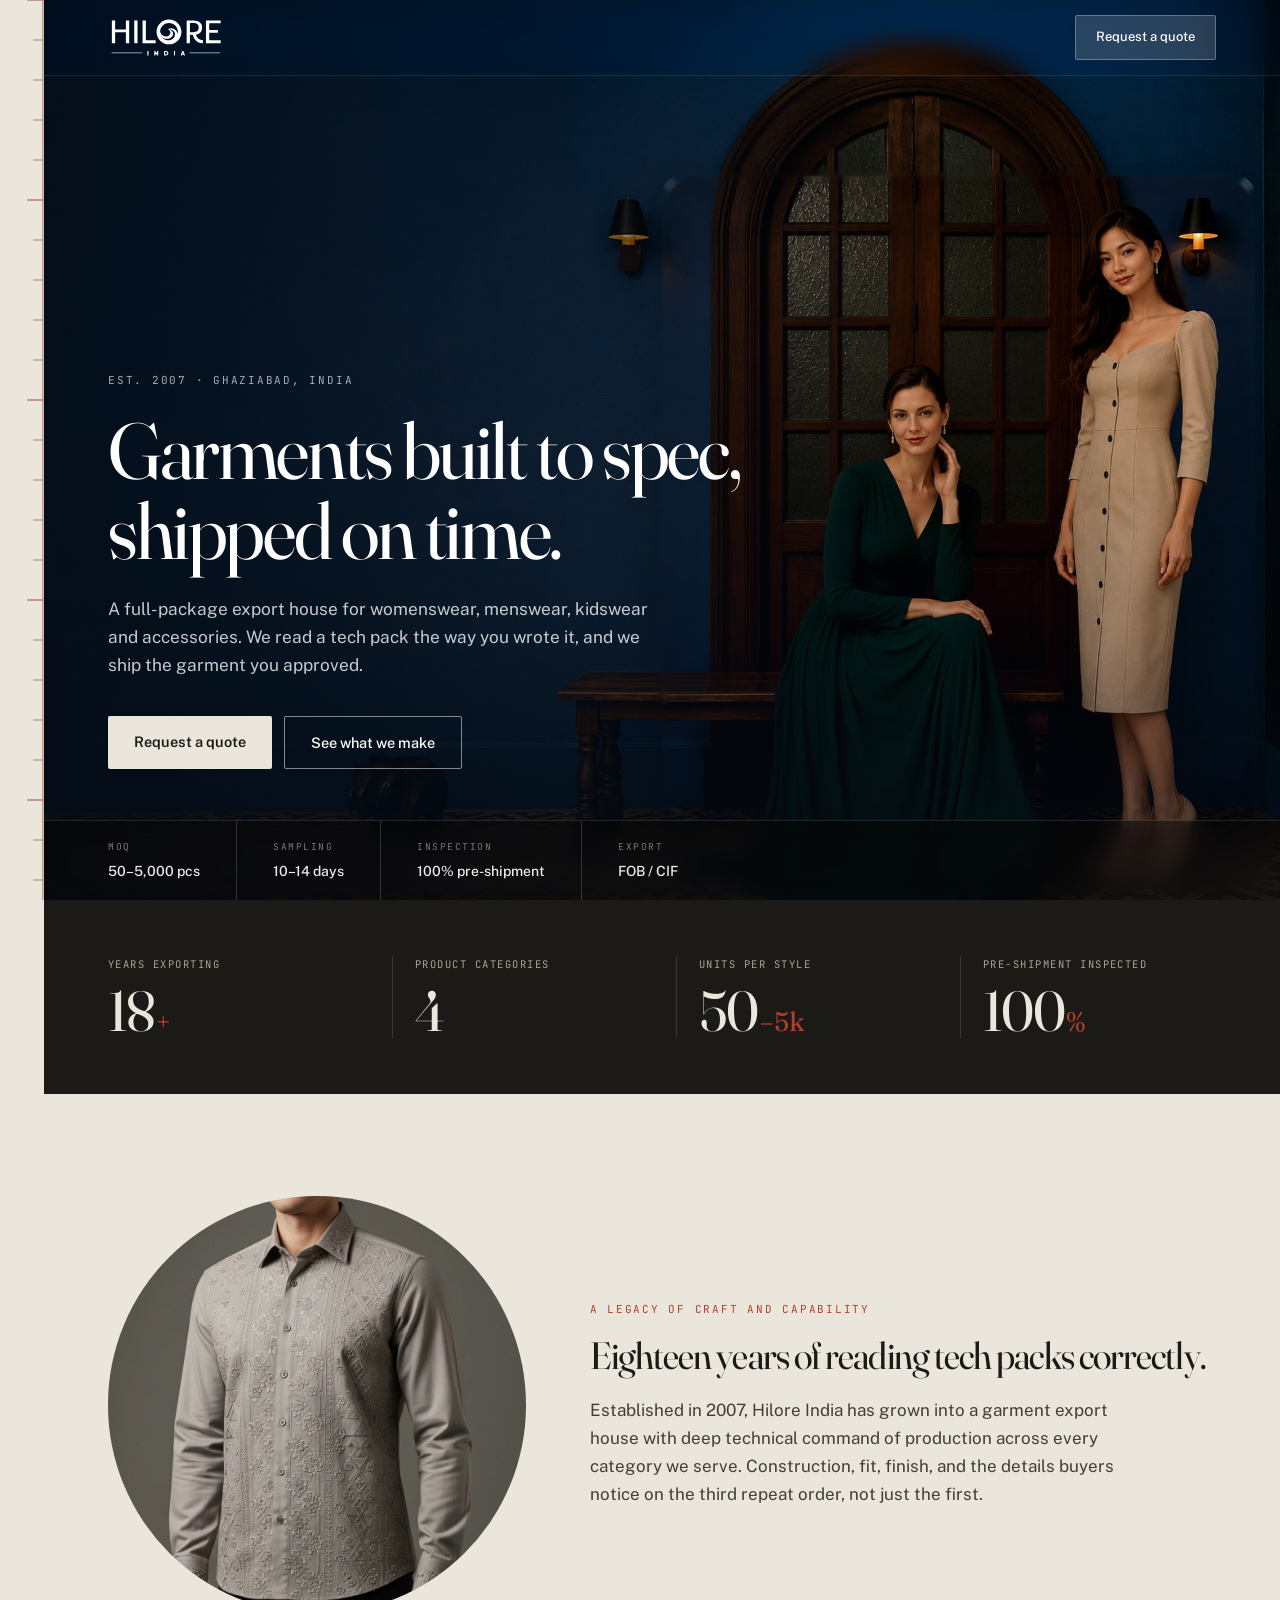
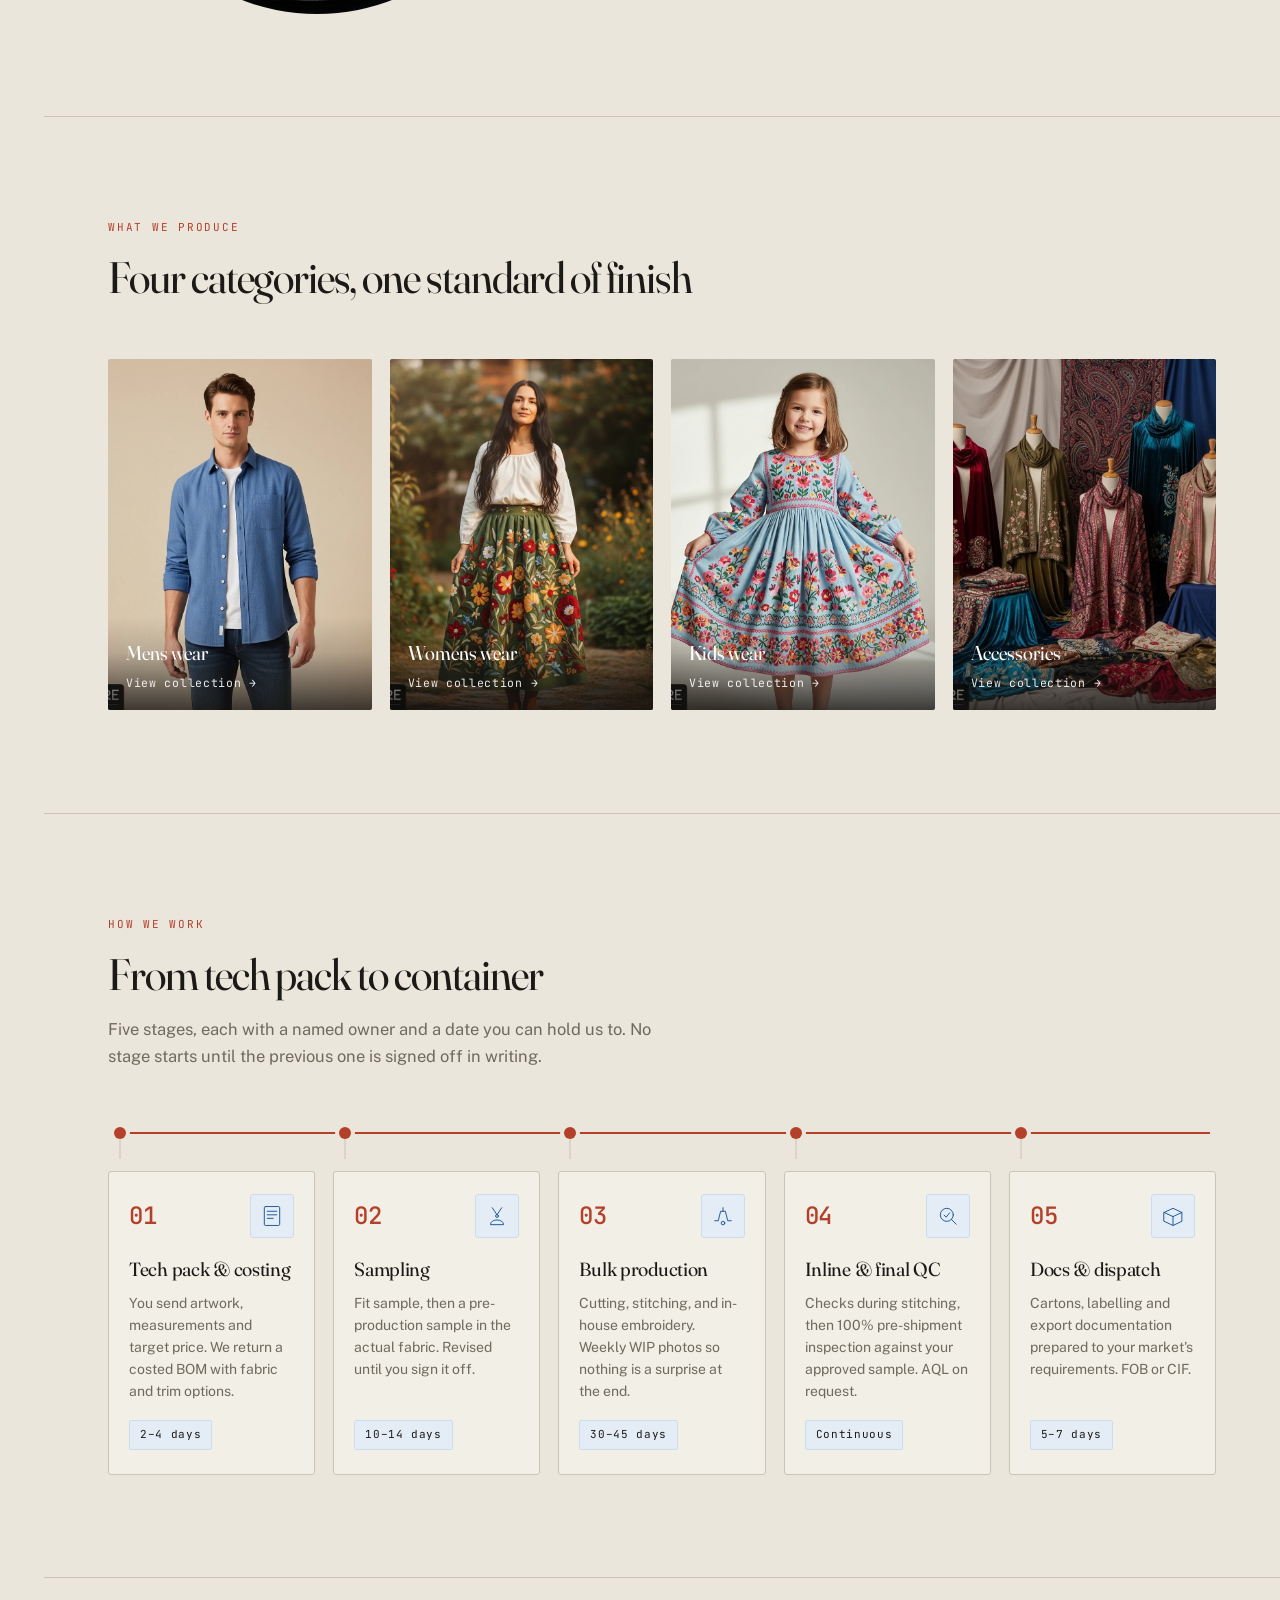
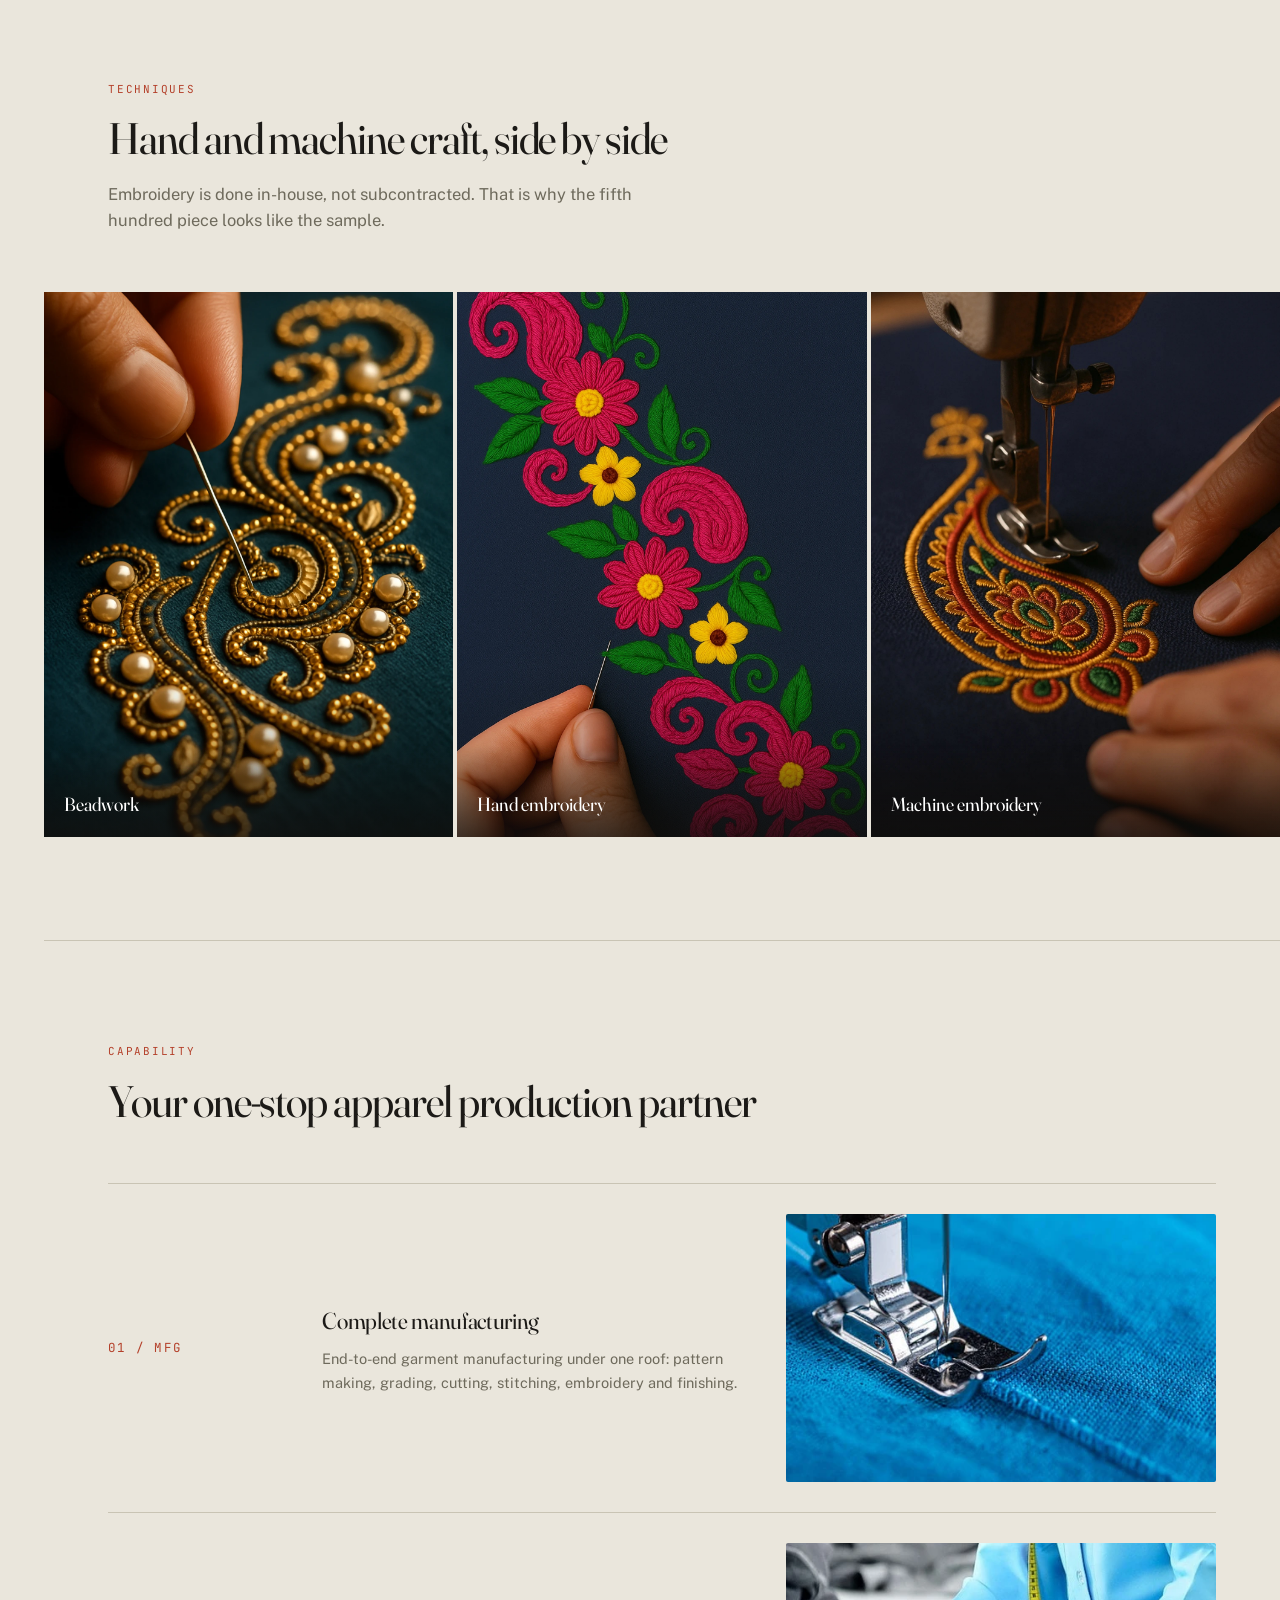
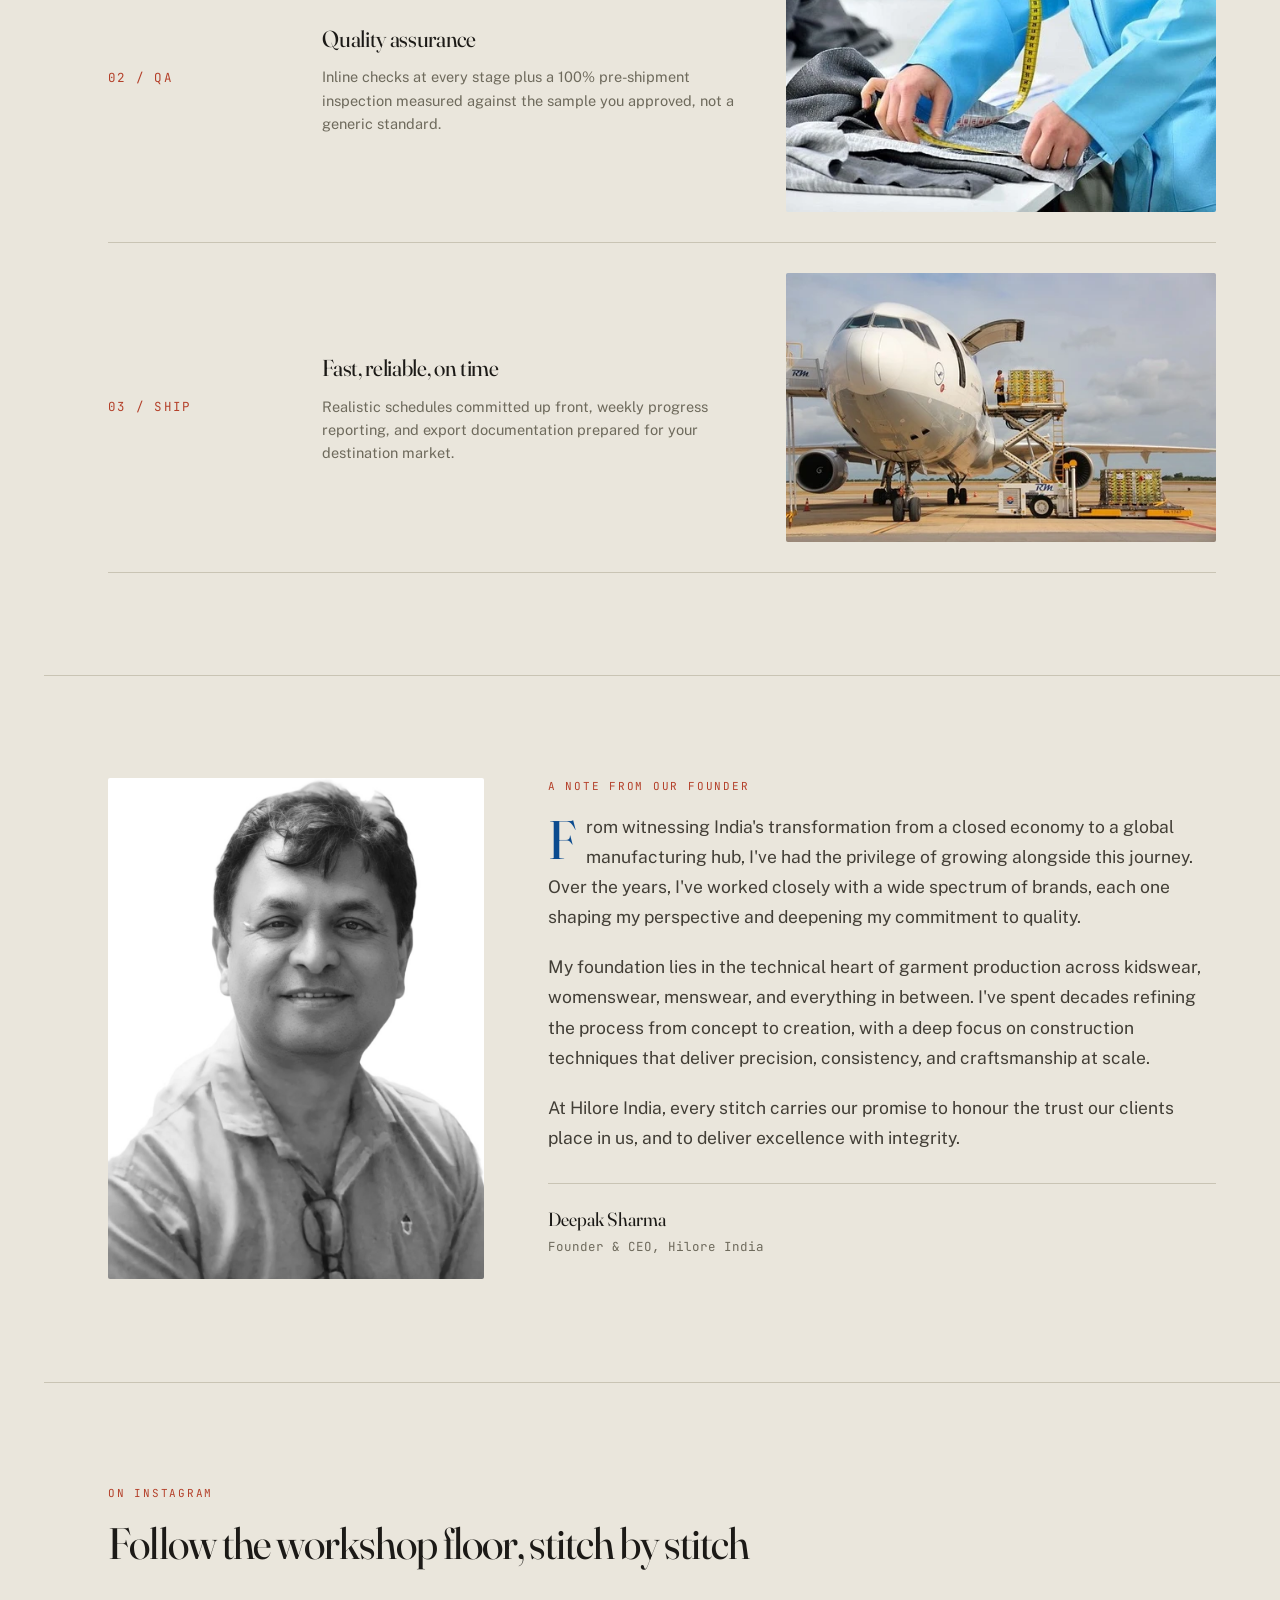
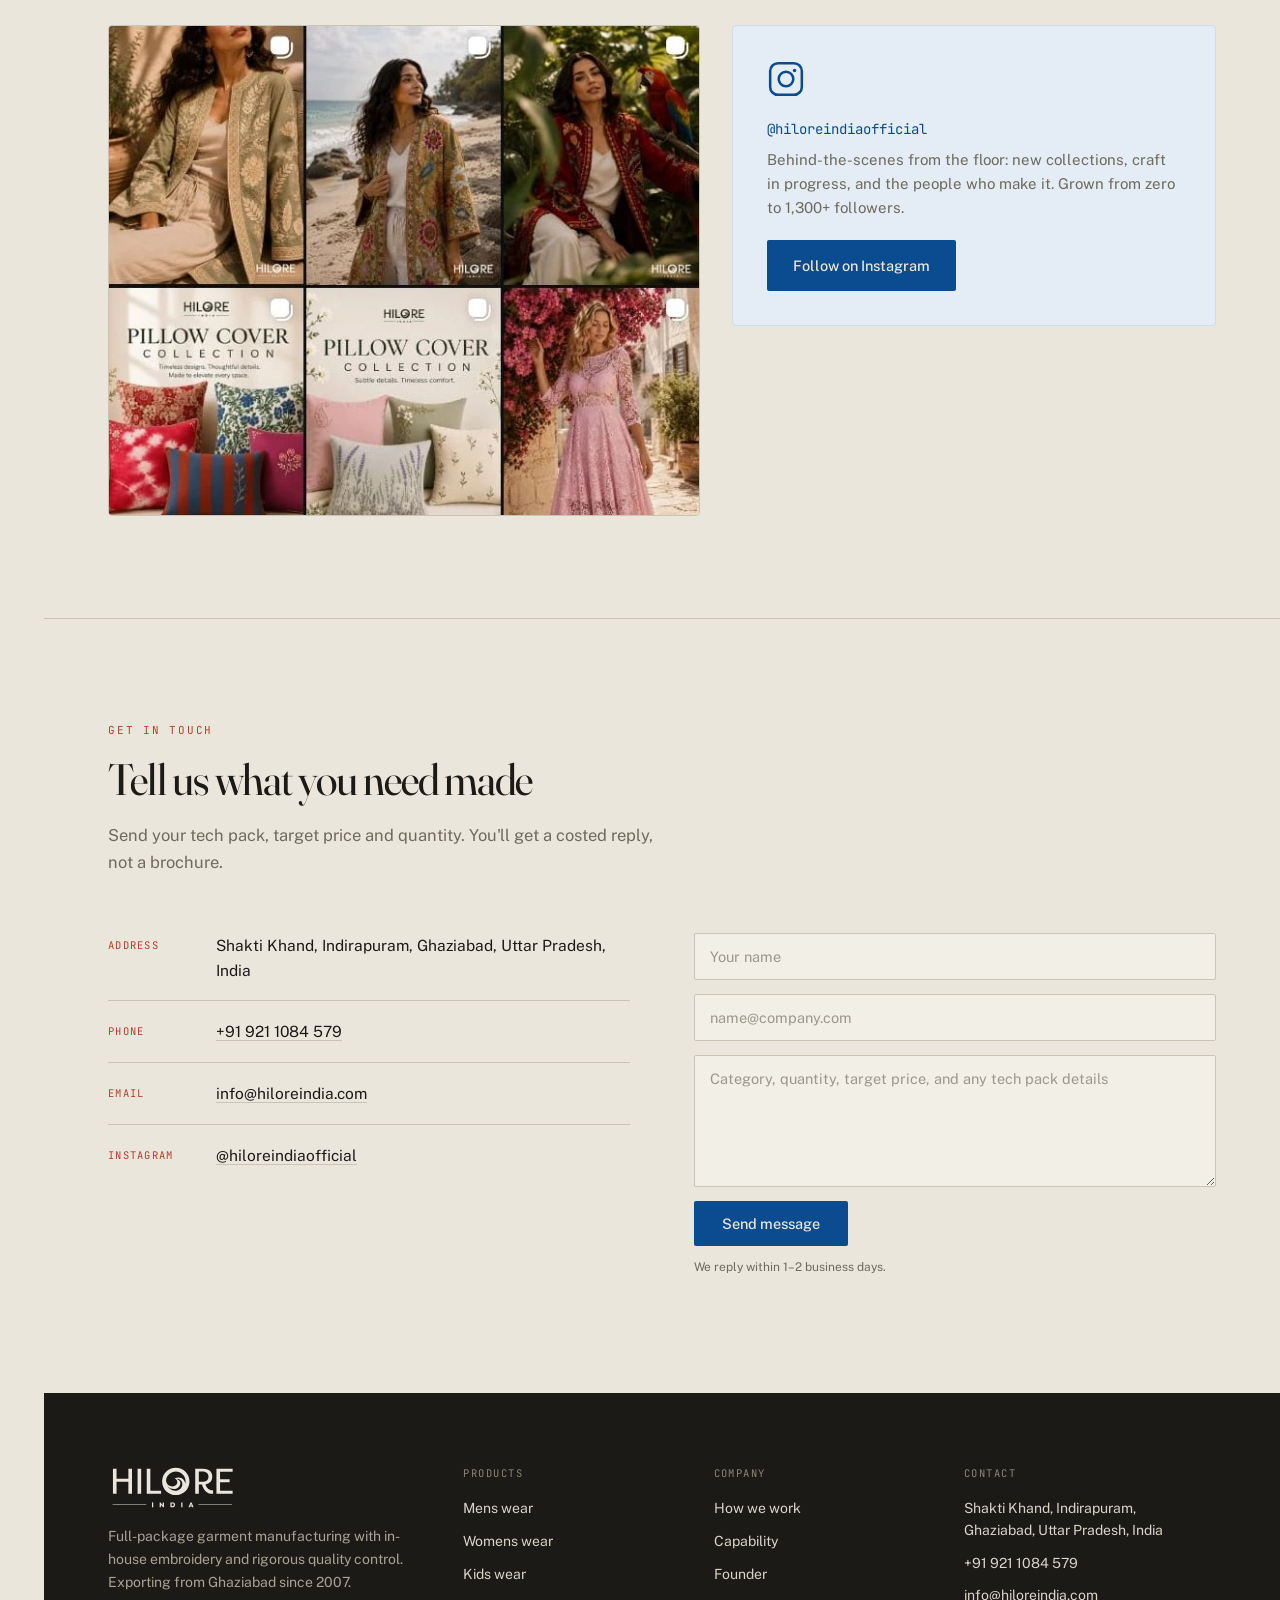
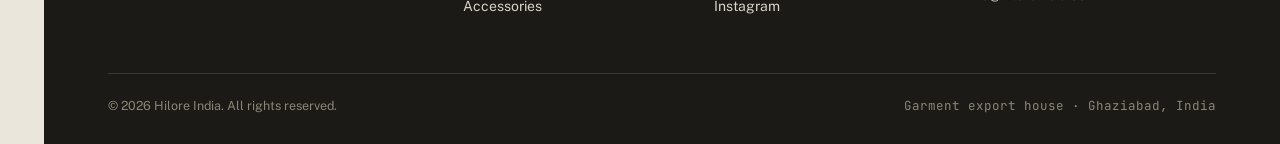
<file: index.html>
<!DOCTYPE html>
<html lang="en">
<head>
<meta charset="UTF-8">
<meta name="viewport" content="width=device-width, initial-scale=1.0">
<title>Hilore India | Garment Export House — Womenswear, Menswear, Kidswear</title>
<meta name="description" content="Indian garment export house established 2007. Full-package manufacturing across womenswear, menswear, kidswear and accessories. MOQ 50 to 5,000 units, in-house embroidery, 100% pre-shipment inspection.">
<link rel="canonical" href="https://www.hiloreindia.com/">
<link rel="icon" href="images/favicon-symbol.svg" type="image/svg+xml">
<link rel="preconnect" href="https://fonts.googleapis.com">
<link rel="preconnect" href="https://fonts.gstatic.com" crossorigin>
<link href="https://fonts.googleapis.com/css2?family=Fraunces:opsz,wght@9..144,300..600&family=Public+Sans:wght@400;500;600&family=JetBrains+Mono:wght@400;500&display=swap" rel="stylesheet">
<link rel="stylesheet" href="css/style.css?v=6">
</head>
<body>

<div class="ruler-frame">
  <div class="ruler"><svg></svg></div>

  <div class="ruler-main">
    <header class="site-header">
      <div class="container">
        <a href="index.html" class="logo" aria-label="Hilore India">
          <span class="logo-lockup" role="img" aria-label="Hilore India"></span>
        </a>
        <nav class="nav-links">
          <a href="#services">Products</a>
          <a href="#process">How we work</a>
          <a href="#capability">Capability</a>
          <a href="#founder">Founder</a>
          <a href="#contact">Contact</a>
          <a href="#contact" class="nav-mobile-cta">Request a quote</a>
        </nav>
        <a href="#contact" class="nav-cta">Request a quote</a>
        <button class="nav-toggle" aria-label="Toggle menu">Menu</button>
      </div>
    </header>

    <main>
      <!-- Hero: full-bleed -->
      <section class="hero">
        <div class="hero-bg">
          <img src="images/hero-models.jpg?v=2" alt="" role="presentation" width="3000" height="1569" fetchpriority="high">
        </div>
        <div class="hero-content container">
          <span class="eyebrow reveal">Est. 2007 &middot; Ghaziabad, India</span>
          <h1>
            <span class="reveal">Garments built to spec,</span>
            <span class="reveal">shipped on time.</span>
          </h1>
          <p class="hero-lede reveal">A full-package export house for womenswear, menswear, kidswear and accessories. We read a tech pack the way you wrote it, and we ship the garment you approved.</p>
          <div class="btn-row reveal">
            <a href="#contact" class="btn btn-hero-primary">Request a quote</a>
            <a href="#services" class="btn btn-hero-outline">See what we make</a>
          </div>
        </div>
        <div class="hero-marks-bar">
          <div class="container">
            <ul class="hero-marks">
              <li><span>MOQ</span>50&ndash;5,000 pcs</li>
              <li><span>Sampling</span>10&ndash;14 days</li>
              <li><span>Inspection</span>100% pre-shipment</li>
              <li><span>Export</span>FOB / CIF</li>
            </ul>
          </div>
        </div>
      </section>

      <!-- Proof band -->
      <section class="statband" aria-label="Key facts">
        <div class="container">
          <dl class="stat-grid">
            <div class="stat">
              <dt>Years exporting</dt>
              <dd><span class="stat-num">18</span><span class="stat-plus">+</span></dd>
            </div>
            <div class="stat">
              <dt>Product categories</dt>
              <dd><span class="stat-num">4</span></dd>
            </div>
            <div class="stat">
              <dt>Units per style</dt>
              <dd><span class="stat-num">50</span><span class="stat-plus">&ndash;5k</span></dd>
            </div>
            <div class="stat">
              <dt>Pre-shipment inspected</dt>
              <dd><span class="stat-num">100</span><span class="stat-plus">%</span></dd>
            </div>
          </dl>
        </div>
      </section>

      <!-- Legacy -->
      <section class="legacy">
        <div class="container legacy-grid">
          <div class="legacy-photo" data-reveal>
            <img src="images/legacy-craft.jpg" alt="Detail of embroidered garment craftsmanship at Hilore India" loading="lazy">
          </div>
          <div class="legacy-copy" data-reveal data-delay="1">
            <span class="eyebrow">A legacy of craft and capability</span>
            <h2>Eighteen years of reading tech packs correctly.</h2>
            <p>Established in 2007, Hilore India has grown into a garment export house with deep technical command of production across every category we serve. Construction, fit, finish, and the details buyers notice on the third repeat order, not just the first.</p>
          </div>
        </div>
      </section>

      <!-- Categories -->
      <section id="services">
        <div class="container">
          <div class="section-head" data-reveal>
            <span class="eyebrow">What we produce</span>
            <h2>Four categories, one standard of finish</h2>
          </div>
          <div class="category-grid">
            <a href="pages/mens-wear.html" class="category-card">
              <img src="images/cat-menswear.jpg" alt="Mens wear collection" loading="lazy">
              <div class="category-overlay">
                <div class="cat-name">Mens wear</div>
                <div class="cat-link">View collection <span aria-hidden="true">&rarr;</span></div>
              </div>
            </a>
            <a href="pages/womens-wear.html" class="category-card">
              <img src="images/cat-womenswear.jpg" alt="Womens wear collection" loading="lazy">
              <div class="category-overlay">
                <div class="cat-name">Womens wear</div>
                <div class="cat-link">View collection <span aria-hidden="true">&rarr;</span></div>
              </div>
            </a>
            <a href="pages/kids-wear.html" class="category-card">
              <img src="images/cat-kidswear.jpg" alt="Kids wear collection" loading="lazy">
              <div class="category-overlay">
                <div class="cat-name">Kids wear</div>
                <div class="cat-link">View collection <span aria-hidden="true">&rarr;</span></div>
              </div>
            </a>
            <a href="pages/accessories.html" class="category-card">
              <img src="images/cat-accessories.jpg" alt="Accessories collection" loading="lazy">
              <div class="category-overlay">
                <div class="cat-name">Accessories</div>
                <div class="cat-link">View collection <span aria-hidden="true">&rarr;</span></div>
              </div>
            </a>
          </div>
        </div>
      </section>

      <!-- Process -->
      <section id="process" class="process">
        <div class="container">
          <div class="section-head" data-reveal>
            <span class="eyebrow">How we work</span>
            <h2>From tech pack to container</h2>
            <p class="section-sub">Five stages, each with a named owner and a date you can hold us to. No stage starts until the previous one is signed off in writing.</p>
          </div>

          <ol class="process-track" data-reveal>
            <li class="step" style="--i:0">
              <span class="step-dot" aria-hidden="true"></span>
              <div class="step-card">
                <div class="step-head">
                  <span class="step-num">01</span>
                  <span class="step-icon-wrap">
                    <svg class="step-icon" viewBox="0 0 44 44" aria-hidden="true">
                      <rect x="9" y="6" width="26" height="32" rx="2"/>
                      <line x1="14" y1="14" x2="30" y2="14"/>
                      <line x1="14" y1="20" x2="30" y2="20"/>
                      <line x1="14" y1="26" x2="24" y2="26"/>
                    </svg>
                  </span>
                </div>
                <h3>Tech pack &amp; costing</h3>
                <p>You send artwork, measurements and target price. We return a costed BOM with fabric and trim options.</p>
                <span class="step-time">2&ndash;4 days</span>
              </div>
            </li>
            <li class="step" style="--i:1">
              <span class="step-dot" aria-hidden="true"></span>
              <div class="step-card">
                <div class="step-head">
                  <span class="step-num">02</span>
                  <span class="step-icon-wrap">
                    <svg class="step-icon" viewBox="0 0 44 44" aria-hidden="true">
                      <path d="M14 8 L22 20 L30 8"/>
                      <path d="M11 36 C11 26 33 26 33 36 Z"/>
                      <circle cx="22" cy="22" r="2.4"/>
                    </svg>
                  </span>
                </div>
                <h3>Sampling</h3>
                <p>Fit sample, then a pre-production sample in the actual fabric. Revised until you sign it off.</p>
                <span class="step-time">10&ndash;14 days</span>
              </div>
            </li>
            <li class="step" style="--i:2">
              <span class="step-dot" aria-hidden="true"></span>
              <div class="step-card">
                <div class="step-head">
                  <span class="step-num">03</span>
                  <span class="step-icon-wrap">
                    <svg class="step-icon" viewBox="0 0 44 44" aria-hidden="true">
                      <path d="M8 30 L14 30 L18 14 L26 14 L30 30 L36 30"/>
                      <circle cx="22" cy="34" r="3"/>
                      <line x1="22" y1="8" x2="22" y2="14"/>
                    </svg>
                  </span>
                </div>
                <h3>Bulk production</h3>
                <p>Cutting, stitching, and in-house embroidery. Weekly WIP photos so nothing is a surprise at the end.</p>
                <span class="step-time">30&ndash;45 days</span>
              </div>
            </li>
            <li class="step" style="--i:3">
              <span class="step-dot" aria-hidden="true"></span>
              <div class="step-card">
                <div class="step-head">
                  <span class="step-num">04</span>
                  <span class="step-icon-wrap">
                    <svg class="step-icon" viewBox="0 0 44 44" aria-hidden="true">
                      <circle cx="20" cy="20" r="11"/>
                      <path d="M15.5 20.5 L18.8 24 L25 16.5"/>
                      <line x1="28" y1="28" x2="36" y2="36"/>
                    </svg>
                  </span>
                </div>
                <h3>Inline &amp; final QC</h3>
                <p>Checks during stitching, then 100% pre-shipment inspection against your approved sample. AQL on request.</p>
                <span class="step-time">Continuous</span>
              </div>
            </li>
            <li class="step" style="--i:4">
              <span class="step-dot" aria-hidden="true"></span>
              <div class="step-card">
                <div class="step-head">
                  <span class="step-num">05</span>
                  <span class="step-icon-wrap">
                    <svg class="step-icon" viewBox="0 0 44 44" aria-hidden="true">
                      <path d="M7 16 L22 9 L37 16 L37 31 L22 38 L7 31 Z"/>
                      <path d="M7 16 L22 23 L37 16"/>
                      <line x1="22" y1="23" x2="22" y2="38"/>
                    </svg>
                  </span>
                </div>
                <h3>Docs &amp; dispatch</h3>
                <p>Cartons, labelling and export documentation prepared to your market's requirements. FOB or CIF.</p>
                <span class="step-time">5&ndash;7 days</span>
              </div>
            </li>
          </ol>
        </div>
      </section>

      <!-- Craft strip -->
      <section class="craft">
        <div class="container">
          <div class="section-head">
            <span class="eyebrow">Techniques</span>
            <h2>Hand and machine craft, side by side</h2>
            <p class="section-sub">Embroidery is done in-house, not subcontracted. That is why the fifth hundred piece looks like the sample.</p>
          </div>
        </div>
        <div class="craft-strip">
          <figure class="craft-item">
            <img src="images/beadwork.png" alt="Beadwork detail" loading="lazy">
            <figcaption class="craft-label">Beadwork</figcaption>
          </figure>
          <figure class="craft-item">
            <img src="images/manual-embroidery.png" alt="Manual embroidery detail" loading="lazy">
            <figcaption class="craft-label">Hand embroidery</figcaption>
          </figure>
          <figure class="craft-item">
            <img src="images/craft-machine.jpg" alt="Machine embroidery detail" loading="lazy">
            <figcaption class="craft-label">Machine embroidery</figcaption>
          </figure>
        </div>
      </section>

      <!-- Capabilities -->
      <section id="capability">
        <div class="container">
          <div class="section-head">
            <span class="eyebrow">Capability</span>
            <h2>Your one-stop apparel production partner</h2>
          </div>
          <div class="capability-list">
            <article class="capability-row">
              <span class="capability-num">01 / MFG</span>
              <div class="capability-body">
                <h3>Complete manufacturing</h3>
                <p>End-to-end garment manufacturing under one roof: pattern making, grading, cutting, stitching, embroidery and finishing.</p>
              </div>
              <div class="capability-photo"><img src="images/complete-manufacturing.png" alt="Sewing machine stitching fabric" loading="lazy"></div>
            </article>
            <article class="capability-row">
              <span class="capability-num">02 / QA</span>
              <div class="capability-body">
                <h3>Quality assurance</h3>
                <p>Inline checks at every stage plus a 100% pre-shipment inspection measured against the sample you approved, not a generic standard.</p>
              </div>
              <div class="capability-photo"><img src="images/quality-assurance.png" alt="Quality inspection of finished garments" loading="lazy"></div>
            </article>
            <article class="capability-row">
              <span class="capability-num">03 / SHIP</span>
              <div class="capability-body">
                <h3>Fast, reliable, on time</h3>
                <p>Realistic schedules committed up front, weekly progress reporting, and export documentation prepared for your destination market.</p>
              </div>
              <div class="capability-photo"><img src="images/fast-reliable.png" alt="Export shipping and logistics" loading="lazy"></div>
            </article>
          </div>
        </div>
      </section>

      <!-- Founder -->
      <section id="founder">
        <div class="container founder-grid">
          <div class="founder-photo">
            <img src="images/founder.jpg" alt="Deepak Sharma, Founder and CEO of Hilore India" loading="lazy">
          </div>
          <div class="founder-copy">
            <span class="eyebrow">A note from our founder</span>
            <blockquote>
              <p>From witnessing India's transformation from a closed economy to a global manufacturing hub, I've had the privilege of growing alongside this journey. Over the years, I've worked closely with a wide spectrum of brands, each one shaping my perspective and deepening my commitment to quality.</p>
              <p>My foundation lies in the technical heart of garment production across kidswear, womenswear, menswear, and everything in between. I've spent decades refining the process from concept to creation, with a deep focus on construction techniques that deliver precision, consistency, and craftsmanship at scale.</p>
              <p>At Hilore India, every stitch carries our promise to honour the trust our clients place in us, and to deliver excellence with integrity.</p>
            </blockquote>
            <div class="founder-sig">
              <div class="name">Deepak Sharma</div>
              <div class="role">Founder &amp; CEO, Hilore India</div>
            </div>
          </div>
        </div>
      </section>

      <!-- Instagram -->
      <section id="instagram">
        <div class="container">
          <div class="section-head">
            <span class="eyebrow">On Instagram</span>
            <h2>Follow the workshop floor, stitch by stitch</h2>
          </div>
          <div class="instagram-showcase">
            <div class="instagram-grid-photo">
              <img src="images/instagram-grid.jpg" alt="Recent posts from Hilore India on Instagram" loading="lazy">
            </div>
            <div class="instagram-card">
              <svg class="instagram-icon" viewBox="0 0 24 24" fill="none" aria-hidden="true">
                <rect x="2" y="2" width="20" height="20" rx="5" stroke="currentColor" stroke-width="1.6"/>
                <circle cx="12" cy="12" r="4.6" stroke="currentColor" stroke-width="1.6"/>
                <circle cx="17.4" cy="6.6" r="1.1" fill="currentColor"/>
              </svg>
              <div class="instagram-copy">
                <div class="instagram-handle">@hiloreindiaofficial</div>
                <p>Behind-the-scenes from the floor: new collections, craft in progress, and the people who make it. Grown from zero to 1,300+ followers.</p>
              </div>
              <a href="https://www.instagram.com/hiloreindiaofficial/" target="_blank" rel="noopener" class="btn btn-primary">Follow on Instagram</a>
            </div>
          </div>
        </div>
      </section>

      <!-- Contact -->
      <section id="contact">
        <div class="container">
          <div class="section-head">
            <span class="eyebrow">Get in touch</span>
            <h2>Tell us what you need made</h2>
            <p class="section-sub">Send your tech pack, target price and quantity. You'll get a costed reply, not a brochure.</p>
          </div>
          <div class="contact-grid">
            <div class="contact-info">
              <div class="info-row">
                <span class="info-label">Address</span>
                <span>Shakti Khand, Indirapuram, Ghaziabad, Uttar Pradesh, India</span>
              </div>
              <div class="info-row">
                <span class="info-label">Phone</span>
                <span><a href="tel:+919211084579">+91 921 1084 579</a></span>
              </div>
              <div class="info-row">
                <span class="info-label">Email</span>
                <span><a href="mailto:info@hiloreindia.com">info@hiloreindia.com</a></span>
              </div>
              <div class="info-row">
                <span class="info-label">Instagram</span>
                <span><a href="https://www.instagram.com/hiloreindiaofficial/" target="_blank" rel="noopener">@hiloreindiaofficial</a></span>
              </div>
            </div>
            <form class="contact-form" action="https://formspree.io/f/mzepkvky" method="POST">
              <input type="text" name="name" placeholder="Your name" required>
              <input type="email" name="email" placeholder="name@company.com" required>
              <textarea name="message" placeholder="Category, quantity, target price, and any tech pack details" required></textarea>
              <input type="hidden" name="_subject" value="New inquiry from hiloreindia.com">
              <button type="submit">Send message</button>
              <span class="form-note">We reply within 1&ndash;2 business days.</span>
              <div class="form-status" role="status" aria-live="polite"></div>
            </form>
          </div>
        </div>
      </section>
    </main>

    <footer class="site-footer">
      <div class="container">
        <div class="footer-grid">
          <div class="footer-brand">
            <div class="footer-logo">
              <span class="logo-lockup" role="img" aria-label="Hilore India"></span>
            </div>
            <p>Full-package garment manufacturing with in-house embroidery and rigorous quality control. Exporting from Ghaziabad since 2007.</p>
          </div>
          <div class="footer-col">
            <h4>Products</h4>
            <a href="pages/mens-wear.html">Mens wear</a>
            <a href="pages/womens-wear.html">Womens wear</a>
            <a href="pages/kids-wear.html">Kids wear</a>
            <a href="pages/accessories.html">Accessories</a>
          </div>
          <div class="footer-col">
            <h4>Company</h4>
            <a href="#process">How we work</a>
            <a href="#capability">Capability</a>
            <a href="#founder">Founder</a>
            <a href="#instagram">Instagram</a>
          </div>
          <div class="footer-col">
            <h4>Contact</h4>
            <p>Shakti Khand, Indirapuram,<br>Ghaziabad, Uttar Pradesh, India</p>
            <p><a href="tel:+919211084579">+91 921 1084 579</a></p>
            <p><a href="mailto:info@hiloreindia.com">info@hiloreindia.com</a></p>
          </div>
        </div>
        <div class="footer-bottom">
          <span>&copy; 2026 Hilore India. All rights reserved.</span>
          <span class="footer-meta">Garment export house &middot; Ghaziabad, India</span>
        </div>
      </div>
    </footer>
  </div>
</div>

<script src="js/main.js?v=6"></script>
</body>
</html>
</file>
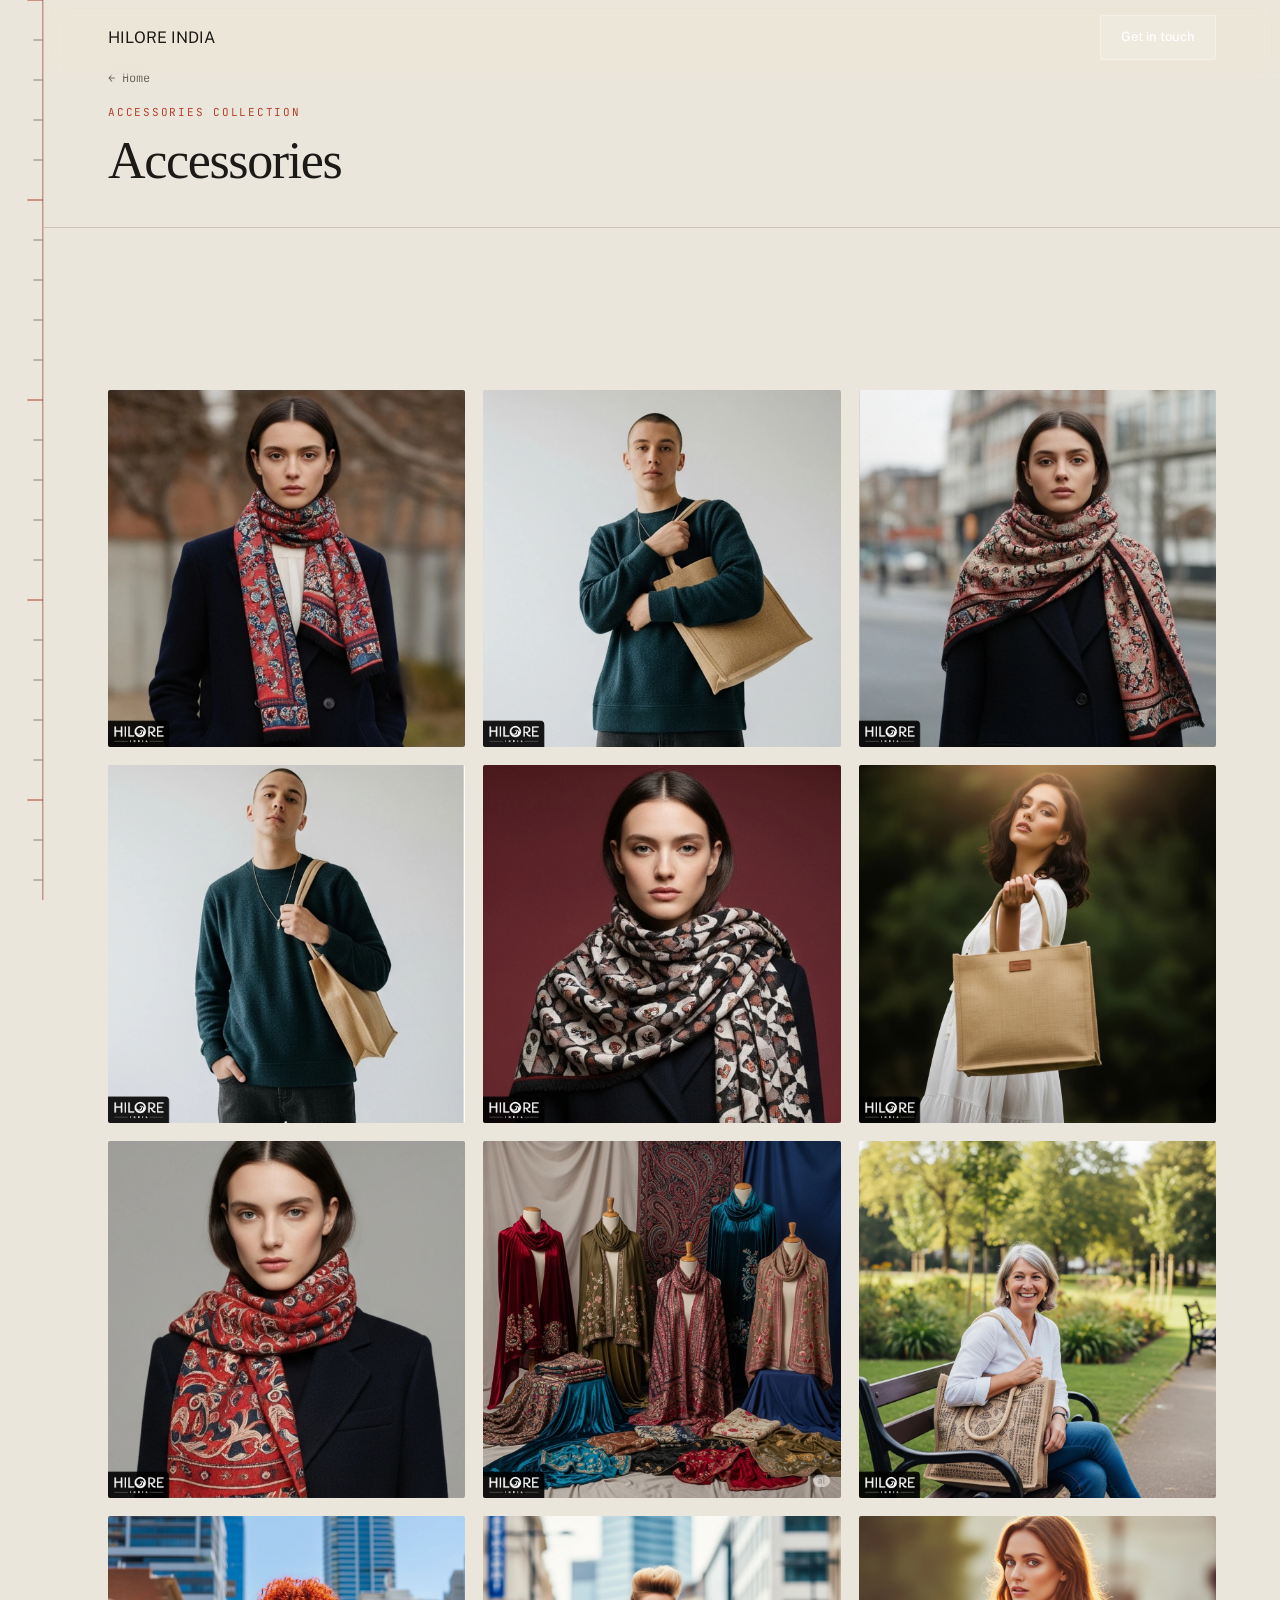
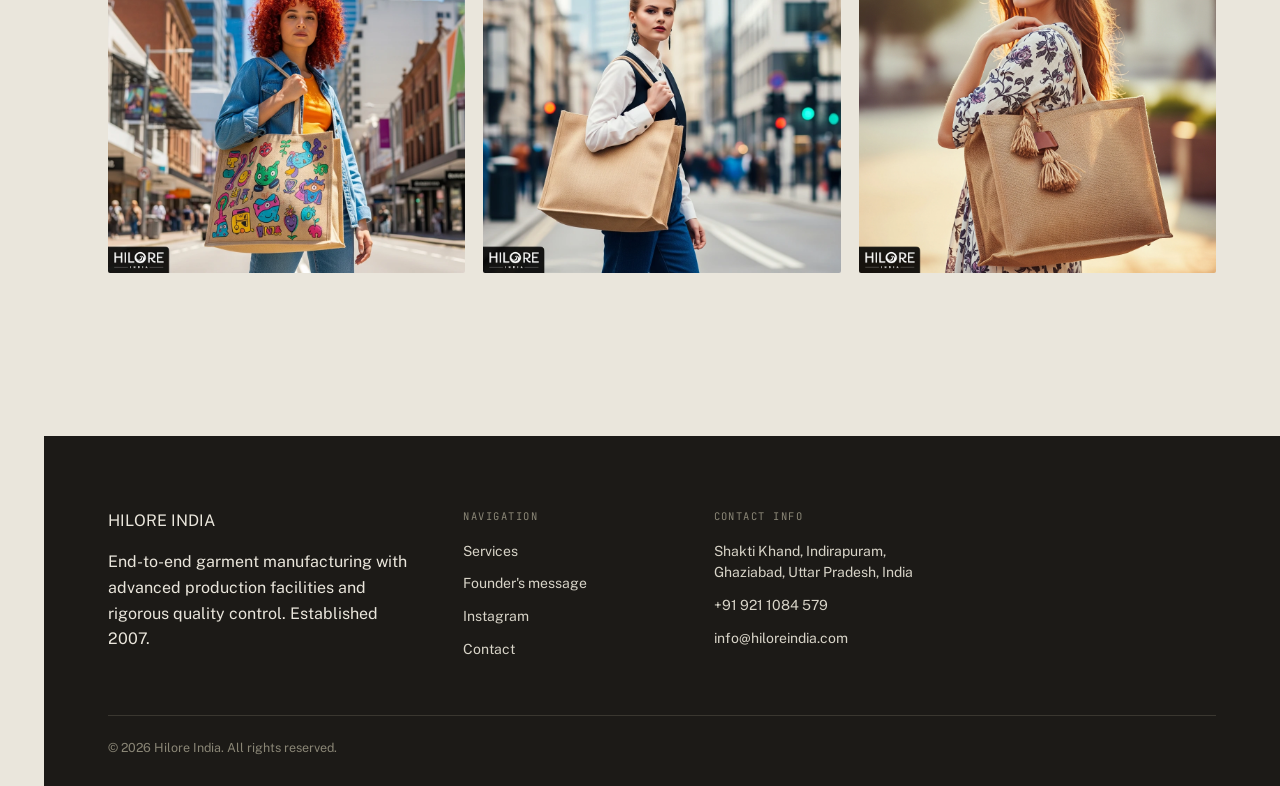
<file: pages/accessories.html>
<!DOCTYPE html>
<html lang="en">
<head>
<meta charset="UTF-8">
<meta name="viewport" content="width=device-width, initial-scale=1.0">
<title>Accessories | Hilore India</title>
<meta name="description" content="Leading apparel exporter from India, specializing in woven and knitted garments for global brands. Quality, compliance, and timely delivery.">
<link rel="preconnect" href="https://fonts.googleapis.com">
<link href="https://fonts.googleapis.com/css2?family=Space+Grotesk:wght@500&family=Public+Sans:wght@400;500&family=JetBrains+Mono:wght@400;500&display=swap" rel="stylesheet">
<link rel="stylesheet" href="../css/style.css?v=2">
</head>
<body>

<div class="ruler-frame">
  <div class="ruler"><svg></svg></div>

  <div class="ruler-main">
    <header class="site-header">
      <div class="container">
        <a href="../index.html" class="logo"><span class="mark"></span>HILORE INDIA</a>
        <nav class="nav-links">
          <a href="../index.html#services">Services</a>
          <a href="../index.html#founder">Founder's message</a>
          <a href="../index.html#instagram">Instagram</a>
          <a href="../index.html#contact">Contact us</a>
        </nav>
        <a href="../index.html#contact" class="nav-cta">Get in touch</a>
        <button class="nav-toggle" aria-label="Toggle menu">Menu</button>
      </div>
    </header>

    <main>
      <section class="gallery-hero">
        <div class="container">
          <a href="../index.html" style="font-family:var(--font-mono); font-size:12px; color:var(--muted);">← Home</a>
          <span class="eyebrow" style="margin-top:14px;">Accessories collection</span>
          <h1>Accessories</h1>
        </div>
      </section>

      <section style="border-bottom:none;">
        <div class="container">
          <div class="gallery-grid">
            <div class="gallery-item"><img src="../images/accessories/01.png" alt="Accessories, style 01" loading="lazy"></div>
            <div class="gallery-item"><img src="../images/accessories/02.png" alt="Accessories, style 02" loading="lazy"></div>
            <div class="gallery-item"><img src="../images/accessories/03.png" alt="Accessories, style 03" loading="lazy"></div>
            <div class="gallery-item"><img src="../images/accessories/04.png" alt="Accessories, style 04" loading="lazy"></div>
            <div class="gallery-item"><img src="../images/accessories/05.png" alt="Accessories, style 05" loading="lazy"></div>
            <div class="gallery-item"><img src="../images/accessories/06.png" alt="Accessories, style 06" loading="lazy"></div>
            <div class="gallery-item"><img src="../images/accessories/07.png" alt="Accessories, style 07" loading="lazy"></div>
            <div class="gallery-item"><img src="../images/accessories/08.png" alt="Accessories, style 08" loading="lazy"></div>
            <div class="gallery-item"><img src="../images/accessories/09.png" alt="Accessories, style 09" loading="lazy"></div>
            <div class="gallery-item"><img src="../images/accessories/10.png" alt="Accessories, style 10" loading="lazy"></div>
            <div class="gallery-item"><img src="../images/accessories/11.png" alt="Accessories, style 11" loading="lazy"></div>
            <div class="gallery-item"><img src="../images/accessories/12.png" alt="Accessories, style 12" loading="lazy"></div>
          </div>
        </div>
      </section>
    </main>

    <footer class="site-footer">
      <div class="container">
        <div class="footer-grid">
          <div>
            <div class="footer-logo">HILORE INDIA</div>
            <p>End-to-end garment manufacturing with advanced production facilities and rigorous quality control. Established 2007.</p>
          </div>
          <div class="footer-col">
            <h4>Navigation</h4>
            <a href="../index.html#services">Services</a>
            <a href="../index.html#founder">Founder's message</a>
            <a href="../index.html#instagram">Instagram</a>
            <a href="../index.html#contact">Contact</a>
          </div>
          <div class="footer-col">
            <h4>Contact info</h4>
            <p>Shakti Khand, Indirapuram, Ghaziabad, Uttar Pradesh, India</p>
            <p>+91 921 1084 579</p>
            <p>info@hiloreindia.com</p>
          </div>
        </div>
        <div class="footer-bottom">
          <span>© 2026 Hilore India. All rights reserved.</span>
        </div>
      </div>
    </footer>
  </div>
</div>

<script src="../js/main.js?v=2"></script>
<script defer src="https://cdn.vercel-insights.com/v1/script.js"></script>
</body>
</html>
</file>
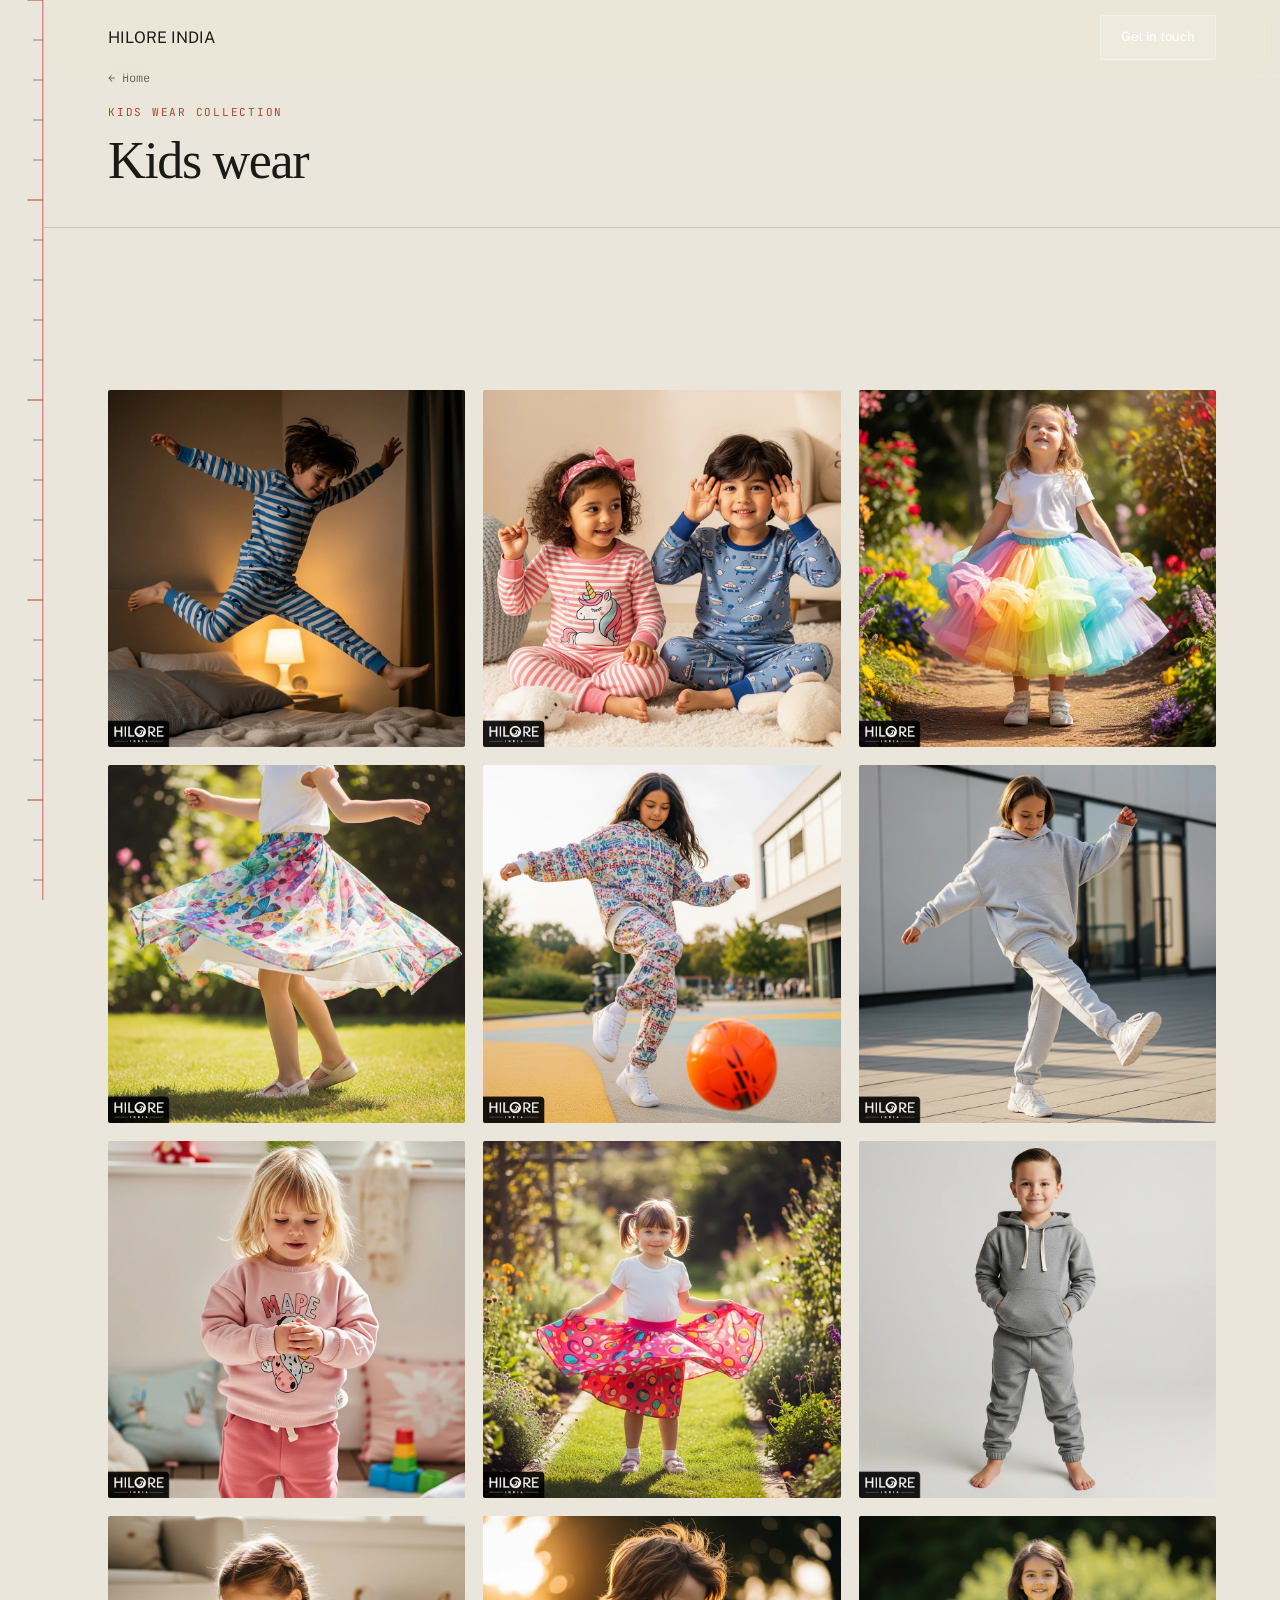
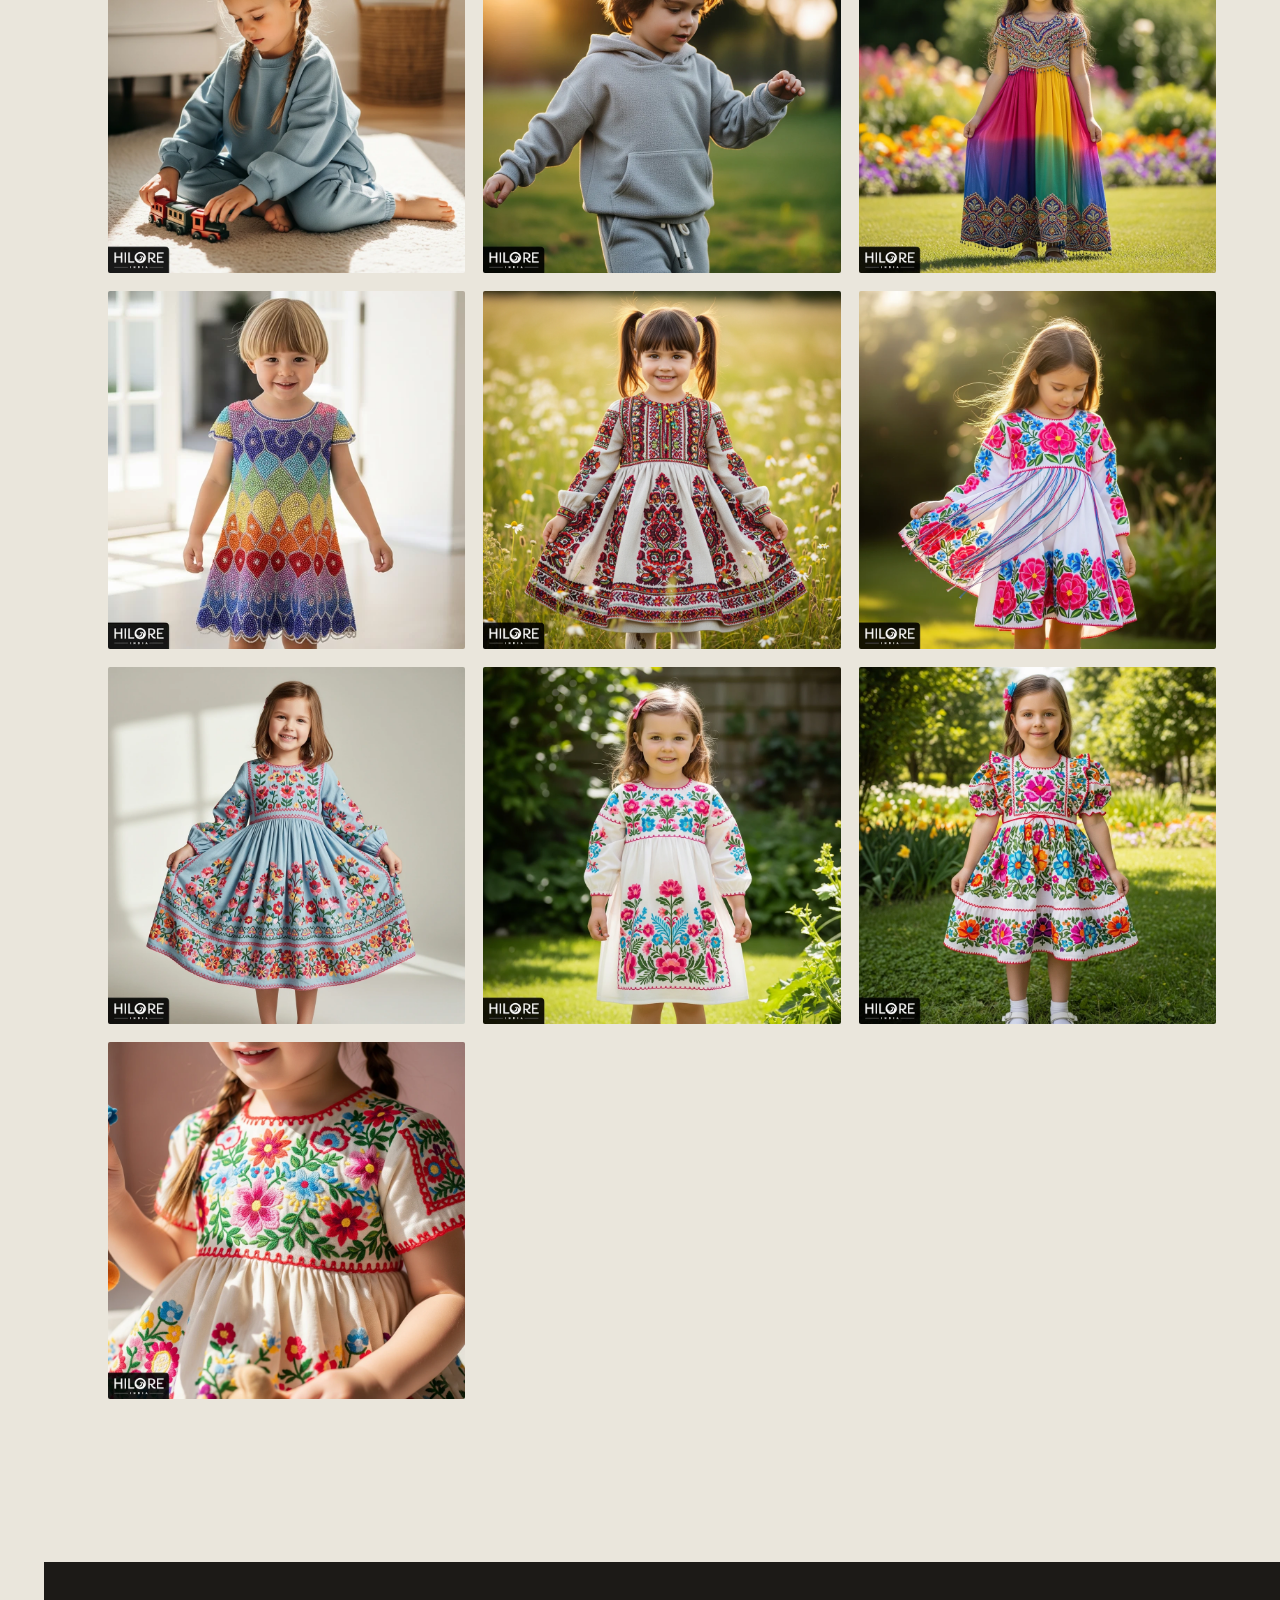
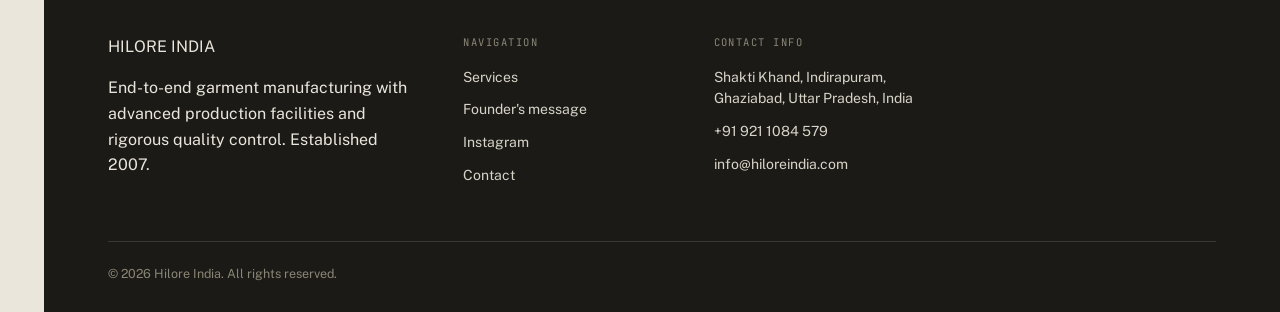
<file: pages/kids-wear.html>
<!DOCTYPE html>
<html lang="en">
<head>
<meta charset="UTF-8">
<meta name="viewport" content="width=device-width, initial-scale=1.0">
<title>Kids wear | Hilore India</title>
<meta name="description" content="Leading apparel exporter from India, specializing in woven and knitted garments for global brands. Quality, compliance, and timely delivery.">
<link rel="preconnect" href="https://fonts.googleapis.com">
<link href="https://fonts.googleapis.com/css2?family=Space+Grotesk:wght@500&family=Public+Sans:wght@400;500&family=JetBrains+Mono:wght@400;500&display=swap" rel="stylesheet">
<link rel="stylesheet" href="../css/style.css?v=2">
</head>
<body>

<div class="ruler-frame">
  <div class="ruler"><svg></svg></div>

  <div class="ruler-main">
    <header class="site-header">
      <div class="container">
        <a href="../index.html" class="logo"><span class="mark"></span>HILORE INDIA</a>
        <nav class="nav-links">
          <a href="../index.html#services">Services</a>
          <a href="../index.html#founder">Founder's message</a>
          <a href="../index.html#instagram">Instagram</a>
          <a href="../index.html#contact">Contact us</a>
        </nav>
        <a href="../index.html#contact" class="nav-cta">Get in touch</a>
        <button class="nav-toggle" aria-label="Toggle menu">Menu</button>
      </div>
    </header>

    <main>
      <section class="gallery-hero">
        <div class="container">
          <a href="../index.html" style="font-family:var(--font-mono); font-size:12px; color:var(--muted);">← Home</a>
          <span class="eyebrow" style="margin-top:14px;">Kids wear collection</span>
          <h1>Kids wear</h1>
        </div>
      </section>

      <section style="border-bottom:none;">
        <div class="container">
          <div class="gallery-grid">
            <div class="gallery-item"><img src="../images/kids-wear/01.png" alt="Kids wear, style 01" loading="lazy"></div>
            <div class="gallery-item"><img src="../images/kids-wear/02.png" alt="Kids wear, style 02" loading="lazy"></div>
            <div class="gallery-item"><img src="../images/kids-wear/03.png" alt="Kids wear, style 03" loading="lazy"></div>
            <div class="gallery-item"><img src="../images/kids-wear/04.png" alt="Kids wear, style 04" loading="lazy"></div>
            <div class="gallery-item"><img src="../images/kids-wear/05.png" alt="Kids wear, style 05" loading="lazy"></div>
            <div class="gallery-item"><img src="../images/kids-wear/06.png" alt="Kids wear, style 06" loading="lazy"></div>
            <div class="gallery-item"><img src="../images/kids-wear/07.png" alt="Kids wear, style 07" loading="lazy"></div>
            <div class="gallery-item"><img src="../images/kids-wear/08.png" alt="Kids wear, style 08" loading="lazy"></div>
            <div class="gallery-item"><img src="../images/kids-wear/09.png" alt="Kids wear, style 09" loading="lazy"></div>
            <div class="gallery-item"><img src="../images/kids-wear/10.png" alt="Kids wear, style 10" loading="lazy"></div>
            <div class="gallery-item"><img src="../images/kids-wear/11.png" alt="Kids wear, style 11" loading="lazy"></div>
            <div class="gallery-item"><img src="../images/kids-wear/12.png" alt="Kids wear, style 12" loading="lazy"></div>
            <div class="gallery-item"><img src="../images/kids-wear/13.png" alt="Kids wear, style 13" loading="lazy"></div>
            <div class="gallery-item"><img src="../images/kids-wear/14.png" alt="Kids wear, style 14" loading="lazy"></div>
            <div class="gallery-item"><img src="../images/kids-wear/15.png" alt="Kids wear, style 15" loading="lazy"></div>
            <div class="gallery-item"><img src="../images/kids-wear/16.png" alt="Kids wear, style 16" loading="lazy"></div>
            <div class="gallery-item"><img src="../images/kids-wear/17.png" alt="Kids wear, style 17" loading="lazy"></div>
            <div class="gallery-item"><img src="../images/kids-wear/18.png" alt="Kids wear, style 18" loading="lazy"></div>
            <div class="gallery-item"><img src="../images/kids-wear/19.png" alt="Kids wear, style 19" loading="lazy"></div>
          </div>
        </div>
      </section>
    </main>

    <footer class="site-footer">
      <div class="container">
        <div class="footer-grid">
          <div>
            <div class="footer-logo">HILORE INDIA</div>
            <p>End-to-end garment manufacturing with advanced production facilities and rigorous quality control. Established 2007.</p>
          </div>
          <div class="footer-col">
            <h4>Navigation</h4>
            <a href="../index.html#services">Services</a>
            <a href="../index.html#founder">Founder's message</a>
            <a href="../index.html#instagram">Instagram</a>
            <a href="../index.html#contact">Contact</a>
          </div>
          <div class="footer-col">
            <h4>Contact info</h4>
            <p>Shakti Khand, Indirapuram, Ghaziabad, Uttar Pradesh, India</p>
            <p>+91 921 1084 579</p>
            <p>info@hiloreindia.com</p>
          </div>
        </div>
        <div class="footer-bottom">
          <span>© 2026 Hilore India. All rights reserved.</span>
        </div>
      </div>
    </footer>
  </div>
</div>

<script src="../js/main.js?v=2"></script>
<script defer src="https://cdn.vercel-insights.com/v1/script.js"></script>
</body>
</html>
</file>
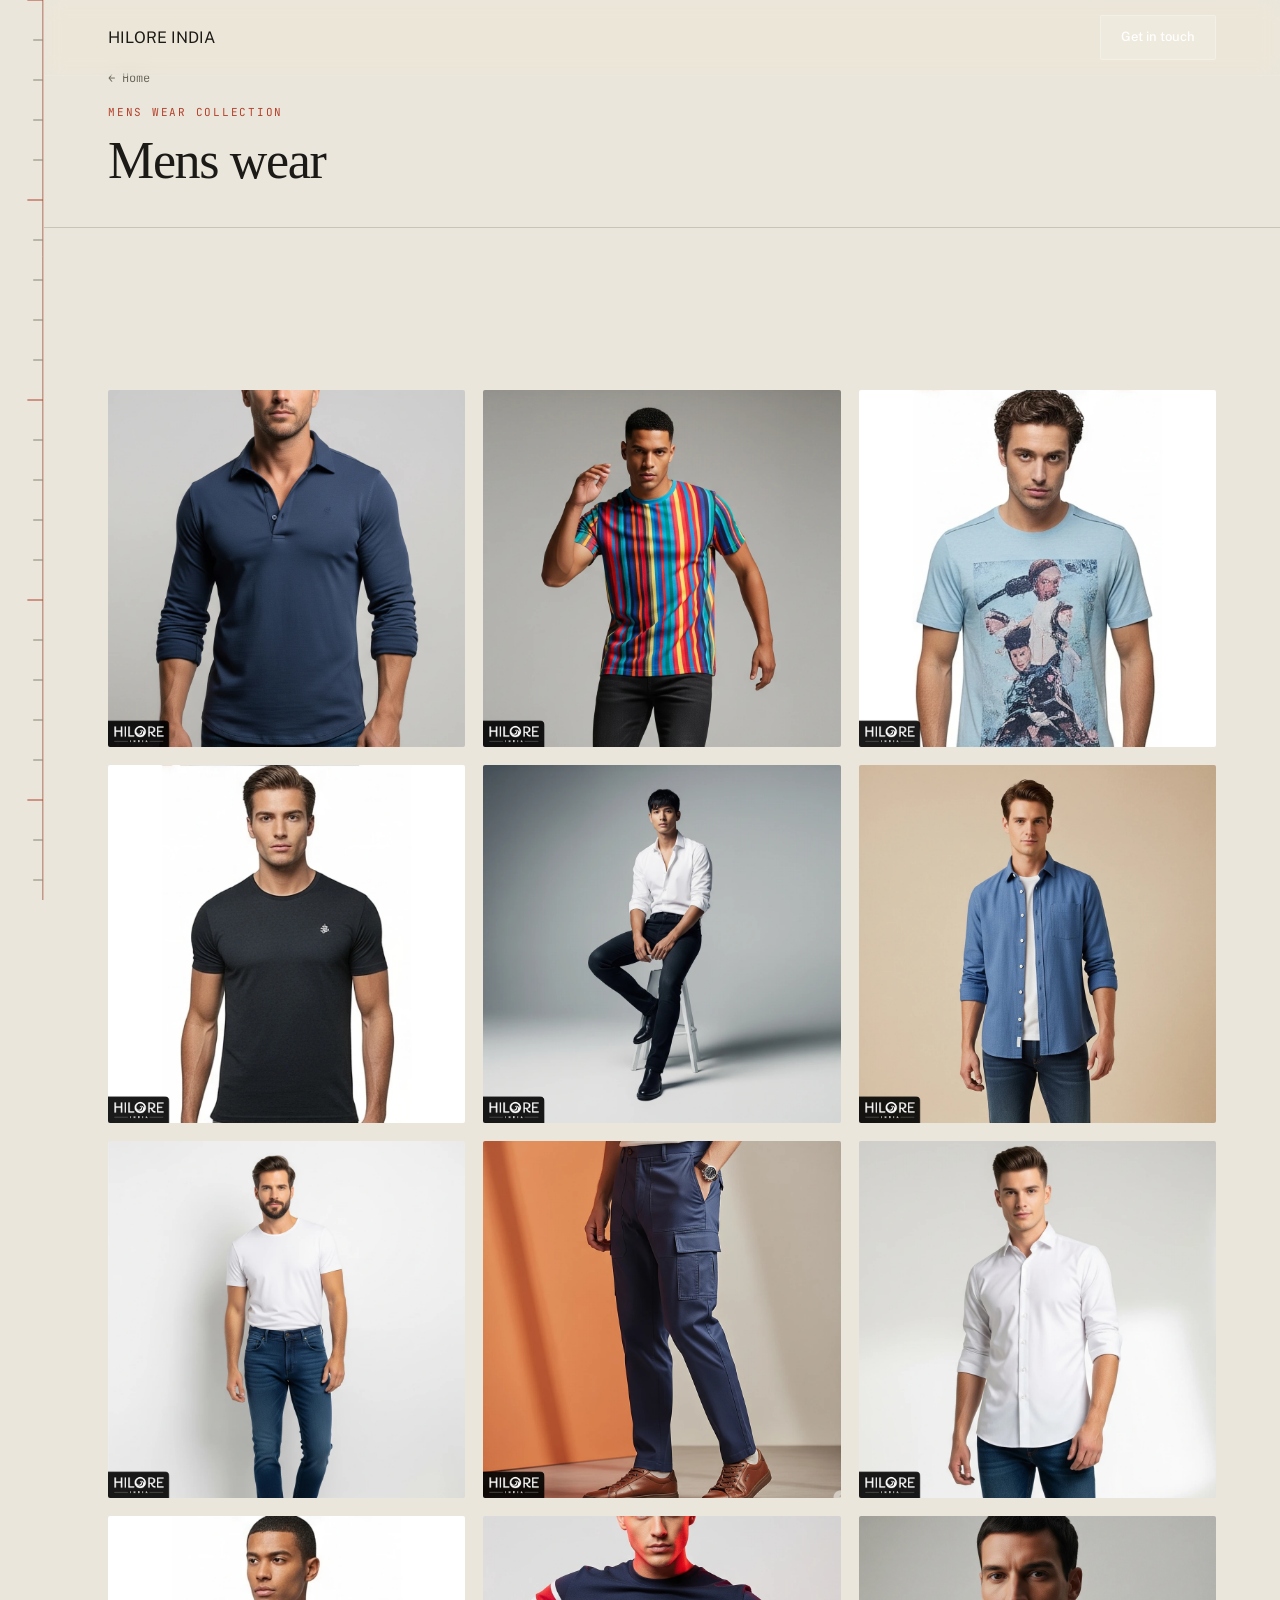
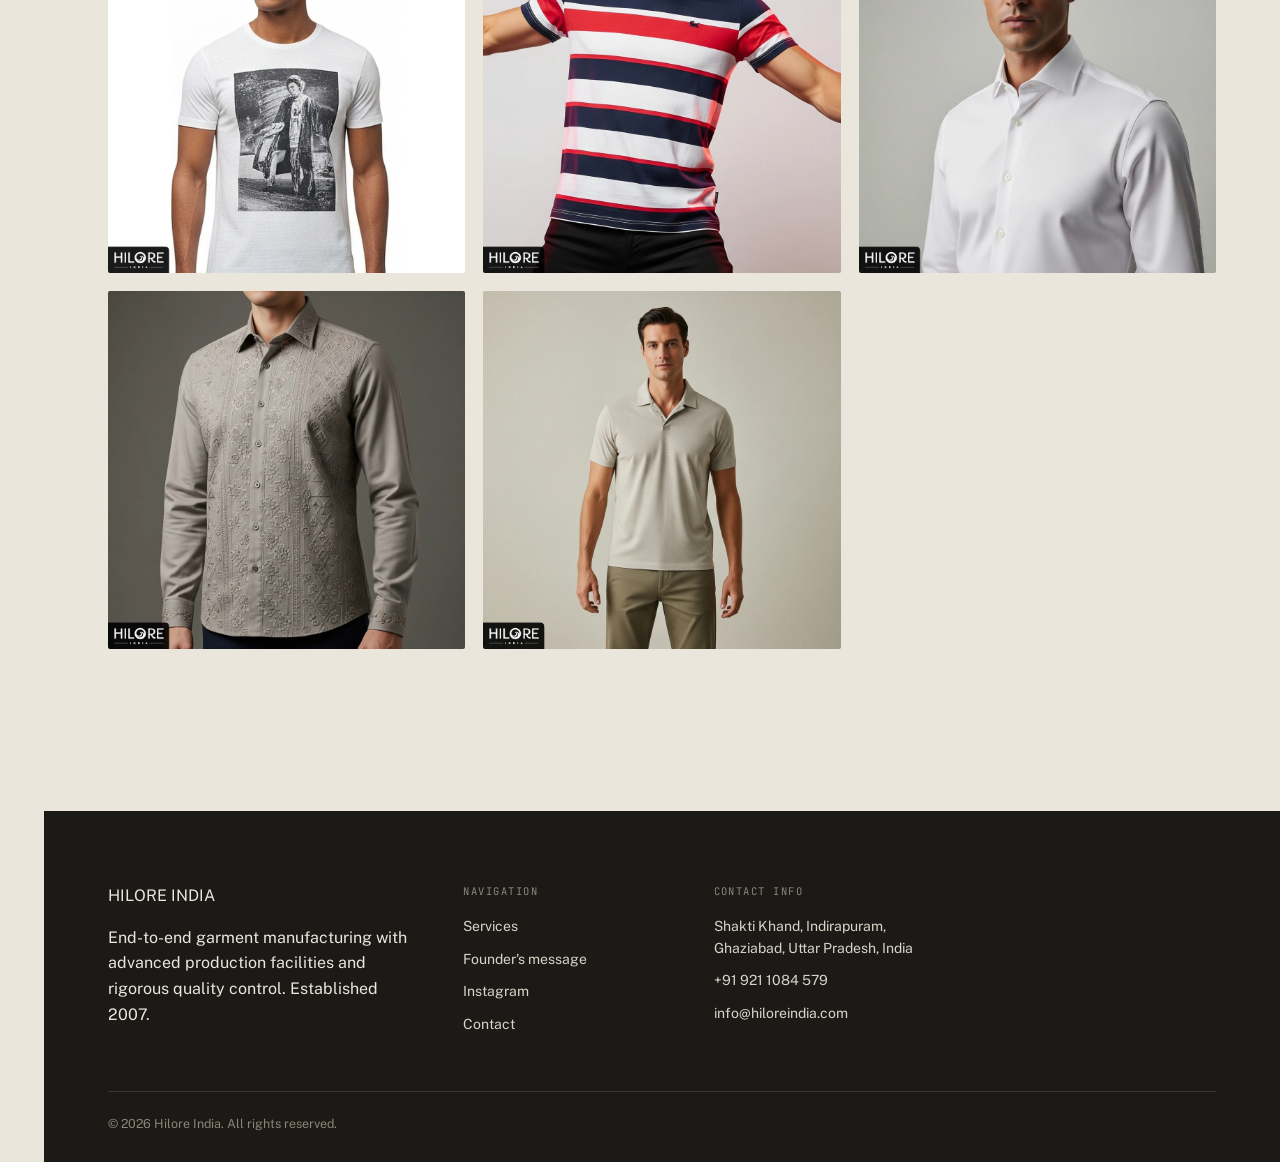
<file: pages/mens-wear.html>
<!DOCTYPE html>
<html lang="en">
<head>
<meta charset="UTF-8">
<meta name="viewport" content="width=device-width, initial-scale=1.0">
<title>Mens wear | Hilore India</title>
<meta name="description" content="Leading apparel exporter from India, specializing in woven and knitted garments for global brands. Quality, compliance, and timely delivery.">
<link rel="preconnect" href="https://fonts.googleapis.com">
<link href="https://fonts.googleapis.com/css2?family=Space+Grotesk:wght@500&family=Public+Sans:wght@400;500&family=JetBrains+Mono:wght@400;500&display=swap" rel="stylesheet">
<link rel="stylesheet" href="../css/style.css?v=2">
</head>
<body>

<div class="ruler-frame">
  <div class="ruler"><svg></svg></div>

  <div class="ruler-main">
    <header class="site-header">
      <div class="container">
        <a href="../index.html" class="logo"><span class="mark"></span>HILORE INDIA</a>
        <nav class="nav-links">
          <a href="../index.html#services">Services</a>
          <a href="../index.html#founder">Founder's message</a>
          <a href="../index.html#instagram">Instagram</a>
          <a href="../index.html#contact">Contact us</a>
        </nav>
        <a href="../index.html#contact" class="nav-cta">Get in touch</a>
        <button class="nav-toggle" aria-label="Toggle menu">Menu</button>
      </div>
    </header>

    <main>
      <section class="gallery-hero">
        <div class="container">
          <a href="../index.html" style="font-family:var(--font-mono); font-size:12px; color:var(--muted);">← Home</a>
          <span class="eyebrow" style="margin-top:14px;">Mens wear collection</span>
          <h1>Mens wear</h1>
        </div>
      </section>

      <section style="border-bottom:none;">
        <div class="container">
          <div class="gallery-grid">
            <div class="gallery-item"><img src="../images/mens-wear/01.png" alt="Mens wear, style 01" loading="lazy"></div>
            <div class="gallery-item"><img src="../images/mens-wear/02.png" alt="Mens wear, style 02" loading="lazy"></div>
            <div class="gallery-item"><img src="../images/mens-wear/03.png" alt="Mens wear, style 03" loading="lazy"></div>
            <div class="gallery-item"><img src="../images/mens-wear/04.png" alt="Mens wear, style 04" loading="lazy"></div>
            <div class="gallery-item"><img src="../images/mens-wear/05.png" alt="Mens wear, style 05" loading="lazy"></div>
            <div class="gallery-item"><img src="../images/mens-wear/06.png" alt="Mens wear, style 06" loading="lazy"></div>
            <div class="gallery-item"><img src="../images/mens-wear/07.png" alt="Mens wear, style 07" loading="lazy"></div>
            <div class="gallery-item"><img src="../images/mens-wear/08.png" alt="Mens wear, style 08" loading="lazy"></div>
            <div class="gallery-item"><img src="../images/mens-wear/09.png" alt="Mens wear, style 09" loading="lazy"></div>
            <div class="gallery-item"><img src="../images/mens-wear/10.png" alt="Mens wear, style 10" loading="lazy"></div>
            <div class="gallery-item"><img src="../images/mens-wear/11.png" alt="Mens wear, style 11" loading="lazy"></div>
            <div class="gallery-item"><img src="../images/mens-wear/12.png" alt="Mens wear, style 12" loading="lazy"></div>
            <div class="gallery-item"><img src="../images/mens-wear/13.png" alt="Mens wear, style 13" loading="lazy"></div>
            <div class="gallery-item"><img src="../images/mens-wear/14.png" alt="Mens wear, style 14" loading="lazy"></div>
          </div>
        </div>
      </section>
    </main>

    <footer class="site-footer">
      <div class="container">
        <div class="footer-grid">
          <div>
            <div class="footer-logo">HILORE INDIA</div>
            <p>End-to-end garment manufacturing with advanced production facilities and rigorous quality control. Established 2007.</p>
          </div>
          <div class="footer-col">
            <h4>Navigation</h4>
            <a href="../index.html#services">Services</a>
            <a href="../index.html#founder">Founder's message</a>
            <a href="../index.html#instagram">Instagram</a>
            <a href="../index.html#contact">Contact</a>
          </div>
          <div class="footer-col">
            <h4>Contact info</h4>
            <p>Shakti Khand, Indirapuram, Ghaziabad, Uttar Pradesh, India</p>
            <p>+91 921 1084 579</p>
            <p>info@hiloreindia.com</p>
          </div>
        </div>
        <div class="footer-bottom">
          <span>© 2026 Hilore India. All rights reserved.</span>
        </div>
      </div>
    </footer>
  </div>
</div>

<script src="../js/main.js?v=2"></script>
<script defer src="https://cdn.vercel-insights.com/v1/script.js"></script>
</body>
</html>
</file>
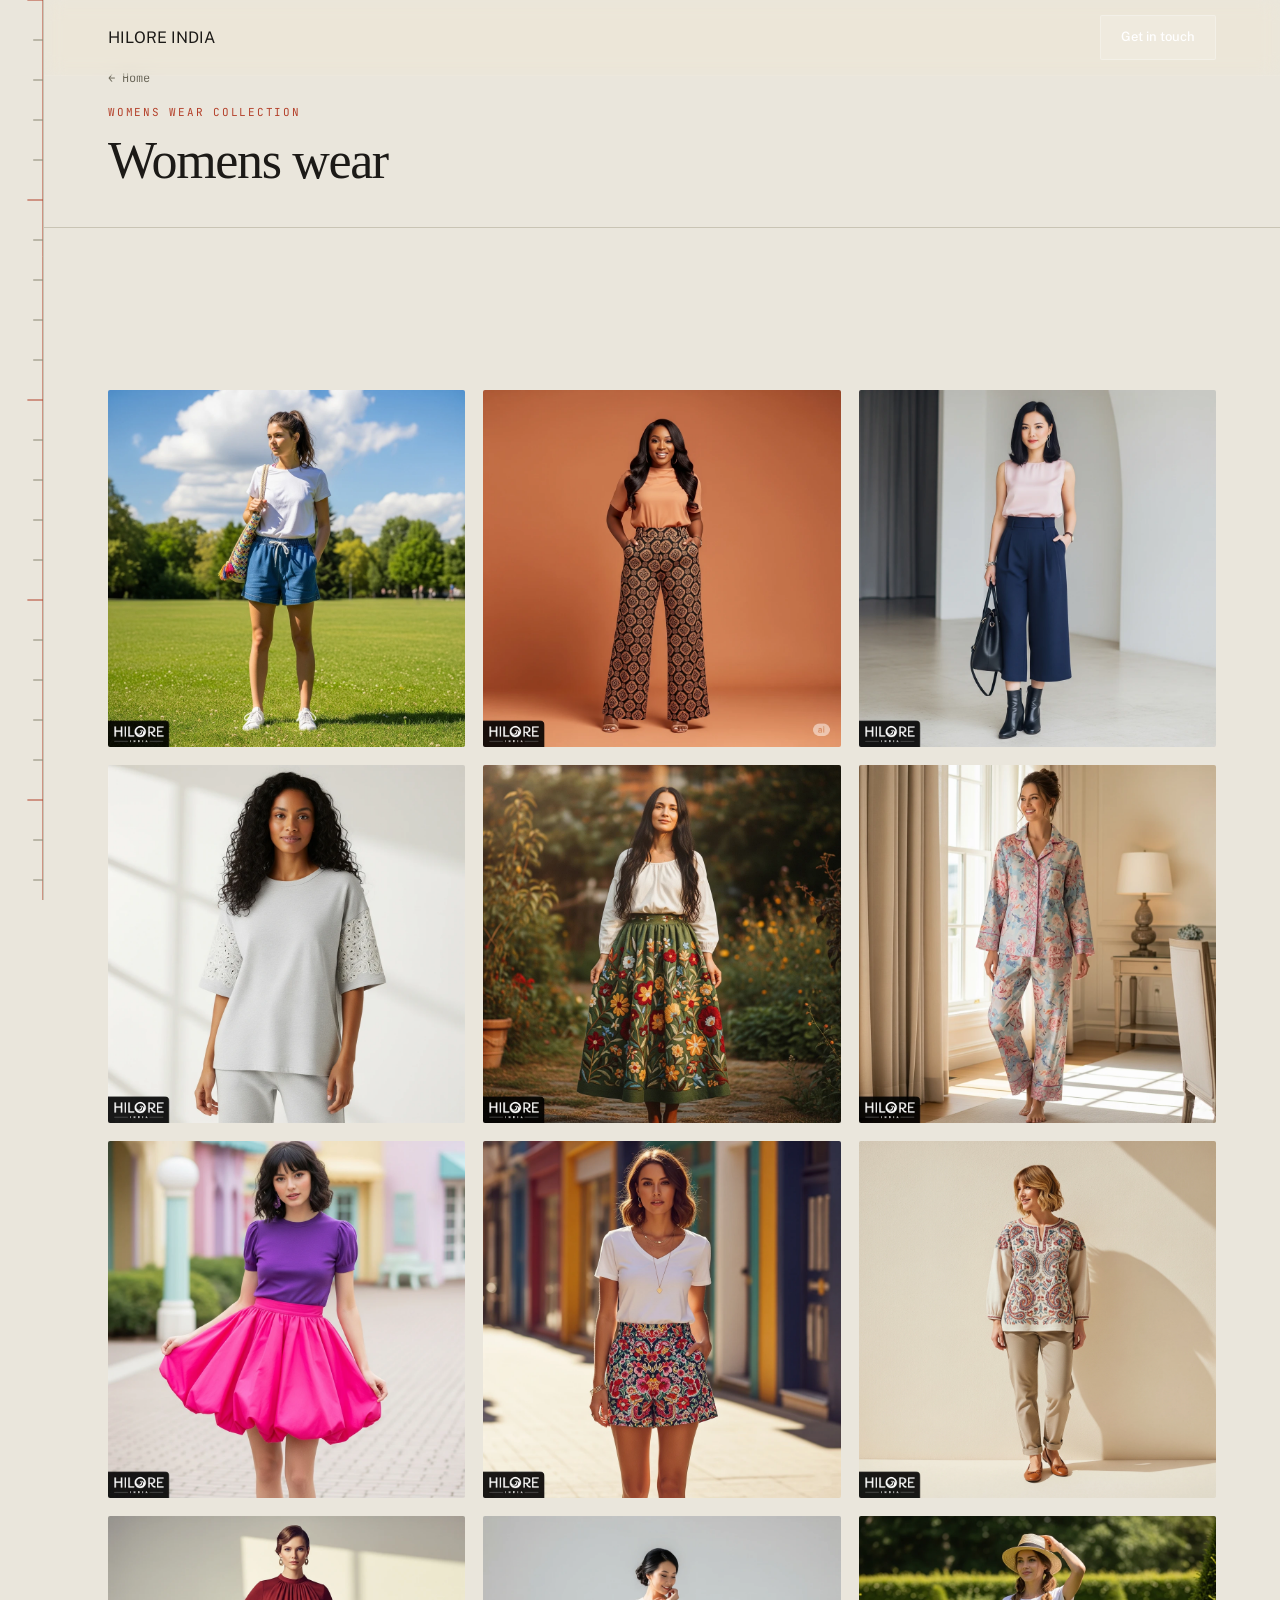
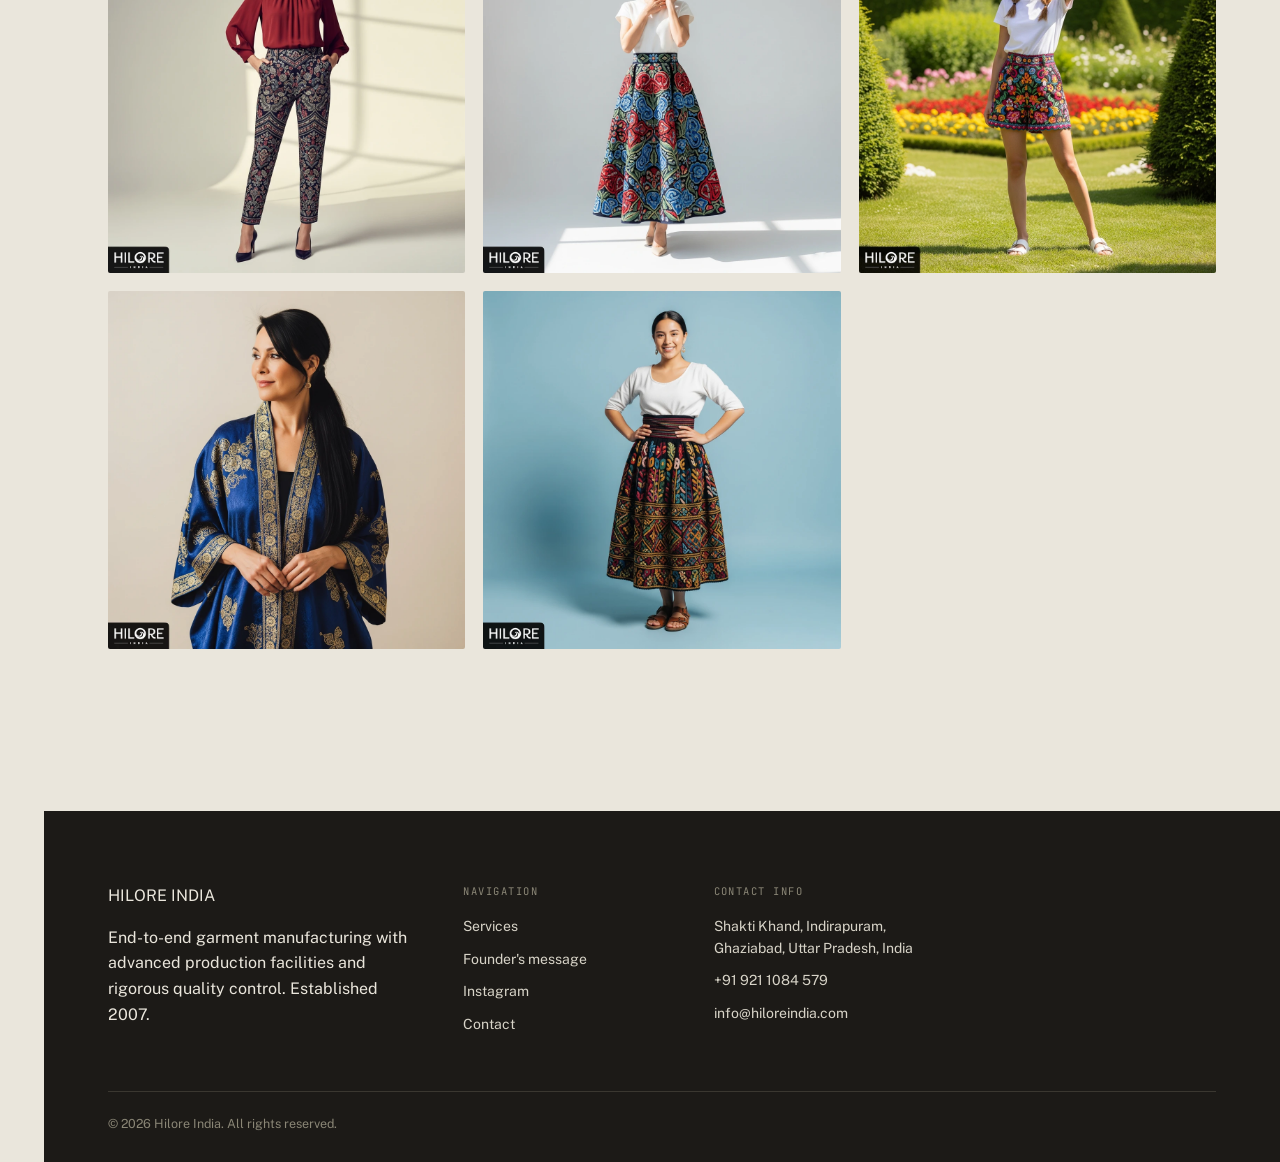
<file: pages/womens-wear.html>
<!DOCTYPE html>
<html lang="en">
<head>
<meta charset="UTF-8">
<meta name="viewport" content="width=device-width, initial-scale=1.0">
<title>Womens wear | Hilore India</title>
<meta name="description" content="Leading apparel exporter from India, specializing in woven and knitted garments for global brands. Quality, compliance, and timely delivery.">
<link rel="preconnect" href="https://fonts.googleapis.com">
<link href="https://fonts.googleapis.com/css2?family=Space+Grotesk:wght@500&family=Public+Sans:wght@400;500&family=JetBrains+Mono:wght@400;500&display=swap" rel="stylesheet">
<link rel="stylesheet" href="../css/style.css?v=2">
</head>
<body>

<div class="ruler-frame">
  <div class="ruler"><svg></svg></div>

  <div class="ruler-main">
    <header class="site-header">
      <div class="container">
        <a href="../index.html" class="logo"><span class="mark"></span>HILORE INDIA</a>
        <nav class="nav-links">
          <a href="../index.html#services">Services</a>
          <a href="../index.html#founder">Founder's message</a>
          <a href="../index.html#instagram">Instagram</a>
          <a href="../index.html#contact">Contact us</a>
        </nav>
        <a href="../index.html#contact" class="nav-cta">Get in touch</a>
        <button class="nav-toggle" aria-label="Toggle menu">Menu</button>
      </div>
    </header>

    <main>
      <section class="gallery-hero">
        <div class="container">
          <a href="../index.html" style="font-family:var(--font-mono); font-size:12px; color:var(--muted);">← Home</a>
          <span class="eyebrow" style="margin-top:14px;">Womens wear collection</span>
          <h1>Womens wear</h1>
        </div>
      </section>

      <section style="border-bottom:none;">
        <div class="container">
          <div class="gallery-grid">
            <div class="gallery-item"><img src="../images/womens-wear/01.png" alt="Womens wear, style 01" loading="lazy"></div>
            <div class="gallery-item"><img src="../images/womens-wear/02.png" alt="Womens wear, style 02" loading="lazy"></div>
            <div class="gallery-item"><img src="../images/womens-wear/03.png" alt="Womens wear, style 03" loading="lazy"></div>
            <div class="gallery-item"><img src="../images/womens-wear/04.png" alt="Womens wear, style 04" loading="lazy"></div>
            <div class="gallery-item"><img src="../images/womens-wear/05.png" alt="Womens wear, style 05" loading="lazy"></div>
            <div class="gallery-item"><img src="../images/womens-wear/06.png" alt="Womens wear, style 06" loading="lazy"></div>
            <div class="gallery-item"><img src="../images/womens-wear/07.png" alt="Womens wear, style 07" loading="lazy"></div>
            <div class="gallery-item"><img src="../images/womens-wear/08.png" alt="Womens wear, style 08" loading="lazy"></div>
            <div class="gallery-item"><img src="../images/womens-wear/09.png" alt="Womens wear, style 09" loading="lazy"></div>
            <div class="gallery-item"><img src="../images/womens-wear/10.png" alt="Womens wear, style 10" loading="lazy"></div>
            <div class="gallery-item"><img src="../images/womens-wear/11.png" alt="Womens wear, style 11" loading="lazy"></div>
            <div class="gallery-item"><img src="../images/womens-wear/12.png" alt="Womens wear, style 12" loading="lazy"></div>
            <div class="gallery-item"><img src="../images/womens-wear/13.png" alt="Womens wear, style 13" loading="lazy"></div>
            <div class="gallery-item"><img src="../images/womens-wear/14.png" alt="Womens wear, style 14" loading="lazy"></div>
          </div>
        </div>
      </section>
    </main>

    <footer class="site-footer">
      <div class="container">
        <div class="footer-grid">
          <div>
            <div class="footer-logo">HILORE INDIA</div>
            <p>End-to-end garment manufacturing with advanced production facilities and rigorous quality control. Established 2007.</p>
          </div>
          <div class="footer-col">
            <h4>Navigation</h4>
            <a href="../index.html#services">Services</a>
            <a href="../index.html#founder">Founder's message</a>
            <a href="../index.html#instagram">Instagram</a>
            <a href="../index.html#contact">Contact</a>
          </div>
          <div class="footer-col">
            <h4>Contact info</h4>
            <p>Shakti Khand, Indirapuram, Ghaziabad, Uttar Pradesh, India</p>
            <p>+91 921 1084 579</p>
            <p>info@hiloreindia.com</p>
          </div>
        </div>
        <div class="footer-bottom">
          <span>© 2026 Hilore India. All rights reserved.</span>
        </div>
      </div>
    </footer>
  </div>
</div>

<script src="../js/main.js?v=2"></script>
<script defer src="https://cdn.vercel-insights.com/v1/script.js"></script>
</body>
</html>
</file>
<file: css/style.css>
/* ============================================
   Hilore India — Design Tokens
   A garment tech-pack visual language:
   measurement rulers, spec annotations, crop marks
   ============================================ */

:root {
  /* Brand */
  --ink: #1C1A17;
  --ink-soft: #423E36;
  --paper: #EAE6DC;
  --paper-warm: #F2EFE7;
  --paper-dark: #DEDACD;
  --paper-line: #C9C4B4;
  --blue: #0B4B8F;       /* real Hilore brand blue, sampled from the hang tag */
  --blue-deep: #08386B;
  --blue-tint: #E4ECF5;
  --spec-red: #B4402A;   /* tech-pack correction-pen red */
  --spec-red-tint: #F5E4DF;
  --muted: #6E6A5C;

  /* Type */
  --font-display: 'Fraunces', 'Iowan Old Style', Georgia, serif;
  --font-body: 'Public Sans', -apple-system, BlinkMacSystemFont, sans-serif;
  --font-mono: 'JetBrains Mono', 'SFMono-Regular', Menlo, monospace;

  /* Layout */
  --ruler-width: 44px;
  --container-max: 1240px;
  --gutter: clamp(20px, 5vw, 64px);
}

* { box-sizing: border-box; margin: 0; padding: 0; }

html { scroll-behavior: smooth; }

body {
  background: var(--paper);
  color: var(--ink);
  font-family: var(--font-body);
  font-size: 16px;
  line-height: 1.6;
  -webkit-font-smoothing: antialiased;
  text-rendering: optimizeLegibility;
}

img, video { max-width: 100%; display: block; }

a { color: inherit; text-decoration: none; }

::selection { background: var(--blue); color: var(--paper); }

.container {
  max-width: var(--container-max);
  margin: 0 auto;
  padding: 0 var(--gutter);
}

/* Display headings share one optical treatment */
h1, h2, h3, .display {
  font-family: var(--font-display);
  font-weight: 400;
  font-variation-settings: 'opsz' 96, 'SOFT' 0, 'WONK' 0;
  letter-spacing: -0.015em;
  color: var(--ink);
}

/* ---------- Ruler margin (signature element) ---------- */
.ruler-frame { display: flex; min-height: 100vh; }

.ruler {
  width: var(--ruler-width);
  flex-shrink: 0;
  position: sticky;
  top: 0;
  height: 100vh;
  border-right: 1px solid var(--paper-line);
}

.ruler svg { width: 100%; height: 100%; display: block; }

.ruler-main { flex: 1; min-width: 0; }

@media (max-width: 900px) { .ruler { display: none; } }

/* ---------- Logo lockup (official brand wordmark, colour via mask) ---------- */
.logo { display: inline-flex; align-items: center; }

.logo-lockup {
  display: block;
  width: 116px;                 /* 88:31 aspect */
  height: 40px;
  color: var(--blue);           /* drives the mask fill */
  background-color: currentColor;
  -webkit-mask: url(../images/logo-wordmark.svg) no-repeat center / contain;
  mask: url(../images/logo-wordmark.svg) no-repeat center / contain;
  transition: color 0.3s ease;
}

/* ---------- Header ---------- */
.site-header {
  position: fixed;
  top: 0;
  left: 44px; /* account for ruler */
  right: 0;
  z-index: 50;
  background: rgba(234, 230, 220, 0.92);
  backdrop-filter: saturate(140%) blur(10px);
  -webkit-backdrop-filter: saturate(140%) blur(10px);
  border-bottom: 1px solid var(--paper-line);
  transition: background 0.3s ease, border-color 0.3s ease;
}

@media (max-width: 900px) {
  /* ruler is hidden; header spans full width */
  .site-header { left: 0; }
}

/* hero sits behind the fixed header (starts at top:0);
   all other sections need a scroll-margin so anchor links land below the header */
.ruler-main { padding-top: 0; }
section[id] { scroll-margin-top: 72px; }

.site-header .container {
  display: flex;
  align-items: center;
  justify-content: space-between;
  gap: 24px;
  padding-top: 15px;
  padding-bottom: 15px;
}

.nav-links {
  display: flex;
  gap: 30px;
  font-size: 14px;
  margin-left: auto;
}

.nav-links a {
  color: var(--ink-soft);
  position: relative;
  padding-bottom: 3px;
  transition: color 0.16s ease;
}

.nav-links a::after {
  content: '';
  position: absolute;
  left: 0; right: 100%; bottom: 0;
  height: 1px;
  background: var(--spec-red);
  transition: right 0.24s ease;
}

.nav-links a:hover { color: var(--ink); }
.nav-links a:hover::after { right: 0; }

.nav-cta {
  background: var(--blue);
  color: var(--paper);
  font-size: 13px;
  font-weight: 500;
  padding: 11px 20px;
  border-radius: 2px;
  transition: background 0.16s ease;
  white-space: nowrap;
}

.nav-cta:hover { background: var(--blue-deep); }

.nav-toggle { display: none; }

@media (max-width: 980px) {
  .nav-links, .nav-cta { display: none; }
  .nav-toggle {
    display: block;
    background: none;
    border: 1px solid var(--ink);
    padding: 8px 13px;
    font-size: 13px;
    font-family: var(--font-mono);
    border-radius: 2px;
    cursor: pointer;
    margin-left: auto;
  }
}

/* ---------- Eyebrow / mono labels ---------- */
.eyebrow {
  font-family: var(--font-mono);
  font-size: 11px;
  letter-spacing: 0.16em;
  color: var(--spec-red);
  text-transform: uppercase;
  margin-bottom: 16px;
  display: block;
}

/* ---------- Buttons ---------- */
.btn-row { display: flex; gap: 12px; flex-wrap: wrap; }

.btn {
  font-size: 14.5px;
  font-weight: 500;
  padding: 14px 26px;
  border-radius: 2px;
  display: inline-block;
  transition: background 0.16s ease, color 0.16s ease, transform 0.16s ease;
}

.btn:active { transform: translateY(1px); }

.btn-primary { background: var(--blue); color: var(--paper); }
.btn-primary:hover { background: var(--blue-deep); }

.btn-outline { border: 1px solid var(--ink); color: var(--ink); }
.btn-outline:hover { background: var(--ink); color: var(--paper); }

/* ---------- Hero: full-bleed ---------- */
.hero {
  position: relative;
  height: 100vh;
  min-height: 600px;
  max-height: 1080px;
  display: flex;
  flex-direction: column;
  justify-content: flex-end;
  padding: 0;
  border-bottom: none;
  overflow: hidden;
}

.hero-bg {
  position: absolute;
  inset: 0;
  z-index: 0;
}

.hero-bg img {
  width: 100%;
  height: 100%;
  object-fit: cover;
  object-position: center top;
}

/* Portrait viewports: full-bleed overlay with the crop framing the seated
   model on the right (standing model out of frame), text over the blue wall. */
@media (max-aspect-ratio: 1/1) {
  /* Frame seated model on the right and lift her so the torso reads above the
     bottom text block (standing model stays out of frame). */
  .hero-bg img {
    object-position: 64% top;
    transform: scale(1.3) translateY(-12%);
    transform-origin: 64% 38%;
  }
  .hero-bg::after {
    background:
      linear-gradient(to right, rgba(4,10,20,0.86) 0%, rgba(4,10,20,0.45) 46%, rgba(4,10,20,0.05) 80%, rgba(4,10,20,0.0) 100%),
      linear-gradient(to top,   rgba(4,10,20,0.94) 0%, rgba(4,10,20,0.55) 26%, rgba(4,10,20,0.0) 52%);
  }
}

.hero-bg::after {
  content: '';
  position: absolute;
  inset: 0;
  background:
    linear-gradient(to right,  rgba(4,10,20,0.82) 0%, rgba(4,10,20,0.55) 42%, rgba(4,10,20,0.10) 70%, rgba(4,10,20,0.0) 100%),
    linear-gradient(to top,    rgba(4,10,20,0.70) 0%, rgba(4,10,20,0.18) 28%, rgba(4,10,20,0.0)  55%);
}

.hero-content {
  position: relative;
  z-index: 1;
  width: 100%;   /* fill the container so margin:0 auto matches the header */
  padding-bottom: clamp(32px, 4vw, 52px);
  padding-top: clamp(80px, 12vw, 140px);
}

/* Pin text to the left half — keep the container centred at full width */
.hero-content .eyebrow,
.hero h1,
.hero-lede,
.hero .btn-row {
  max-width: 520px;
}

.hero-content .eyebrow {
  color: rgba(255,255,255,0.65);
  margin-bottom: 22px;
}

.hero h1 {
  color: #fff;
  font-size: clamp(38px, 6.2vw, 90px);
  line-height: 1.0;
  font-variation-settings: 'opsz' 144, 'SOFT' 0, 'WONK' 1;
  letter-spacing: -0.03em;
  margin-bottom: 26px;
  max-width: 20ch;
}

.hero h1 span { display: block; }

.hero-lede {
  font-size: clamp(15.5px, 1.35vw, 18.5px);
  line-height: 1.62;
  color: rgba(255,255,255,0.78);
  max-width: 50ch;
  margin-bottom: 36px;
}

/* hero-specific buttons */
.btn-hero-primary {
  background: var(--paper);
  color: var(--ink);
  font-weight: 600;
}

.btn-hero-primary:hover { background: #fff; color: var(--ink); }

.btn-hero-outline {
  border: 1.5px solid rgba(255,255,255,0.5);
  color: #fff;
  background: transparent;
}

.btn-hero-outline:hover {
  background: rgba(255,255,255,0.14);
  border-color: rgba(255,255,255,0.85);
}

/* Trust marks: frosted bar pinned to bottom of hero */
.hero-marks-bar {
  position: relative;
  z-index: 1;
  background: rgba(8,6,4,0.45);
  backdrop-filter: blur(12px);
  -webkit-backdrop-filter: blur(12px);
  border-top: 1px solid rgba(255,255,255,0.12);
}

.hero-marks {
  list-style: none;
  display: flex;
  flex-wrap: wrap;
  gap: 0;
  padding: 0;
  margin: 0;
}

.hero-marks li {
  font-size: 14px;
  font-weight: 500;
  color: rgba(255,255,255,0.92);
  padding: 18px 36px 18px 0;
  margin-right: 36px;
  border-right: 1px solid rgba(255,255,255,0.16);
}

.hero-marks li:last-child { border-right: none; margin-right: 0; padding-right: 0; }

.hero-marks span {
  display: block;
  font-family: var(--font-mono);
  font-size: 9.5px;
  letter-spacing: 0.16em;
  text-transform: uppercase;
  color: rgba(255,255,255,0.45);
  margin-bottom: 5px;
  font-weight: 400;
}

@media (max-width: 640px) {
  .hero h1 { font-size: clamp(32px, 8.5vw, 48px); }
  .hero-lede { font-size: 15px; }
  .hero-marks li { padding-right: 20px; margin-right: 20px; font-size: 12.5px; }
}

@media (max-width: 400px) {
  .hero-marks li:nth-child(4) { display: none; }
}

/* ---------- Transparent header over hero ---------- */
.site-header.hero-mode {
  background: transparent;
  border-bottom-color: rgba(255,255,255,0.10);
}

.site-header.hero-mode .logo-lockup { color: #fff; }

.site-header.hero-mode .nav-links a {
  color: rgba(255,255,255,0.82);
}

.site-header.hero-mode .nav-links a:hover { color: #fff; }

.site-header.hero-mode .nav-links a::after { background: rgba(255,255,255,0.7); }

.site-header.hero-mode .nav-cta {
  background: rgba(255,255,255,0.16);
  color: #fff;
  border: 1px solid rgba(255,255,255,0.28);
}

.site-header.hero-mode .nav-cta:hover { background: rgba(255,255,255,0.28); }

.site-header.hero-mode .nav-toggle {
  border-color: rgba(255,255,255,0.45);
  color: rgba(255,255,255,0.85);
}

/* ---------- Entrance animations ---------- */
@keyframes fadeUp {
  from { opacity: 0; transform: translateY(28px); }
  to   { opacity: 1; transform: translateY(0); }
}

/* Hero: .reveal elements fire on body.is-loaded */
.reveal { opacity: 0; }

body.is-loaded .hero-content .eyebrow.reveal {
  animation: fadeUp 0.85s cubic-bezier(0.22, 0.8, 0.32, 1) 0.08s forwards;
}

body.is-loaded .hero h1 .reveal:nth-child(1) {
  animation: fadeUp 0.9s cubic-bezier(0.22, 0.8, 0.32, 1) 0.26s forwards;
}

body.is-loaded .hero h1 .reveal:nth-child(2) {
  animation: fadeUp 0.9s cubic-bezier(0.22, 0.8, 0.32, 1) 0.42s forwards;
}

body.is-loaded .hero-lede.reveal {
  animation: fadeUp 0.9s cubic-bezier(0.22, 0.8, 0.32, 1) 0.60s forwards;
}

body.is-loaded .btn-row.reveal {
  animation: fadeUp 0.85s cubic-bezier(0.22, 0.8, 0.32, 1) 0.76s forwards;
}

/* Scroll-reveal: IntersectionObserver adds .in-view */
[data-reveal] {
  opacity: 0;
  transform: translateY(26px);
  transition: opacity 0.75s cubic-bezier(0.22, 0.8, 0.32, 1),
              transform 0.75s cubic-bezier(0.22, 0.8, 0.32, 1);
}

[data-reveal].in-view { opacity: 1; transform: none; }

[data-reveal][data-delay="1"] { transition-delay: 0.12s; }
[data-reveal][data-delay="2"] { transition-delay: 0.24s; }
[data-reveal][data-delay="3"] { transition-delay: 0.36s; }

/* ---------- Proof / stat band ---------- */
.statband {
  background: var(--ink);
  color: var(--paper);
  padding: clamp(38px, 4.5vw, 56px) 0;
  border-bottom: none;
}

.stat-grid {
  display: grid;
  grid-template-columns: repeat(4, 1fr);
  gap: 28px;
}

.stat { border-left: 1px solid #3A3730; padding-left: 22px; }
.stat:first-child { border-left: none; padding-left: 0; }

.stat dt {
  font-family: var(--font-mono);
  font-size: 10.5px;
  letter-spacing: 0.14em;
  text-transform: uppercase;
  color: #A8A392;
  margin-bottom: 12px;
}

.stat dd { display: flex; align-items: baseline; gap: 2px; }

.stat-num {
  font-family: var(--font-display);
  font-size: clamp(38px, 4.4vw, 58px);
  font-variation-settings: 'opsz' 144, 'WONK' 1;
  line-height: 0.94;
  letter-spacing: -0.03em;
  color: var(--paper);
}

.stat-plus {
  font-family: var(--font-display);
  font-size: clamp(20px, 2.1vw, 27px);
  color: var(--spec-red);
  line-height: 1;
}

@media (max-width: 780px) {
  .stat-grid { grid-template-columns: repeat(2, 1fr); gap: 30px 24px; }
  .stat:nth-child(3) { border-left: none; padding-left: 0; }
}

@media (max-width: 420px) {
  .stat-grid { grid-template-columns: 1fr 1fr; }
}

/* ---------- Section shell ---------- */
section { padding: clamp(64px, 8vw, 104px) 0; border-bottom: 1px solid var(--paper-line); }
section:last-of-type { border-bottom: none; }

.section-head { max-width: 660px; margin-bottom: clamp(38px, 4.5vw, 58px); }

.section-head h2 {
  font-size: clamp(28px, 3.5vw, 44px);
  line-height: 1.1;
  font-variation-settings: 'opsz' 144, 'WONK' 1;
  letter-spacing: -0.024em;
}

.section-sub {
  margin-top: 18px;
  font-size: 16.5px;
  line-height: 1.62;
  color: var(--muted);
  max-width: 56ch;
}

/* ---------- Legacy / establishment ---------- */
.legacy-grid {
  display: grid;
  grid-template-columns: 0.8fr 1.2fr;
  gap: clamp(36px, 5vw, 68px);
  align-items: center;
}

.legacy-photo { border-radius: 50%; overflow: hidden; aspect-ratio: 1; }
.legacy-photo img { width: 100%; height: 100%; object-fit: cover; }

.legacy-copy h2 {
  font-size: clamp(26px, 3.1vw, 38px);
  line-height: 1.13;
  font-variation-settings: 'opsz' 144, 'WONK' 1;
  letter-spacing: -0.024em;
  margin-bottom: 18px;
}

.legacy-copy p {
  font-size: 17px;
  color: var(--ink-soft);
  line-height: 1.66;
  max-width: 54ch;
}

@media (max-width: 820px) {
  .legacy-grid { grid-template-columns: 1fr; gap: 34px; }
  .legacy-photo { max-width: 300px; }
}

/* ---------- Category cards ---------- */
.category-grid {
  display: grid;
  grid-template-columns: repeat(4, 1fr);
  gap: 18px;
}

.category-card {
  position: relative;
  border-radius: 2px;
  overflow: hidden;
  aspect-ratio: 3 / 4;
  background: var(--paper-dark);
}

.category-card img {
  width: 100%; height: 100%;
  object-fit: cover;
  transition: transform 0.5s cubic-bezier(0.2, 0.7, 0.3, 1);
}

.category-card:hover img { transform: scale(1.05); }

.category-overlay {
  position: absolute;
  inset: auto 0 0 0;
  padding: 20px 18px 18px;
  background: linear-gradient(to top, rgba(18,16,14,0.78), rgba(18,16,14,0.16) 62%, transparent);
  color: #fff;
}

.category-overlay .cat-name {
  font-family: var(--font-display);
  font-weight: 400;
  font-variation-settings: 'opsz' 96;
  font-size: 20px;
  margin-bottom: 5px;
}

.category-overlay .cat-link {
  font-size: 11.5px;
  font-family: var(--font-mono);
  letter-spacing: 0.06em;
  opacity: 0.9;
}

.category-card:hover .cat-link span { display: inline-block; transform: translateX(4px); transition: transform 0.2s ease; }

@media (max-width: 900px) { .category-grid { grid-template-columns: repeat(2, 1fr); } }

/* ---------- Process ---------- */
.process-track {
  list-style: none;
  display: grid;
  grid-template-columns: repeat(5, 1fr);
  gap: 18px;
  position: relative;
  padding-top: 44px;
  /* neutralise the block-level [data-reveal] fade; children animate instead */
  opacity: 1;
  transform: none;
}

/* the timeline rail, drawn across on scroll */
.process-track::before {
  content: '';
  position: absolute;
  top: 5px; left: 6px; right: 6px;
  height: 2px;
  background: var(--spec-red);
  transform: scaleX(0);
  transform-origin: left center;
  transition: transform 1.1s cubic-bezier(0.65, 0, 0.35, 1);
}
.process-track.in-view::before { transform: scaleX(1); }

.step {
  position: relative;
  /* staggered card entrance driven by the track's .in-view */
  opacity: 0;
  transform: translateY(26px);
  transition: opacity 0.6s ease, transform 0.6s cubic-bezier(0.22, 0.8, 0.32, 1);
  transition-delay: calc(0.28s + var(--i) * 0.1s);
}
.process-track.in-view .step { opacity: 1; transform: none; }

/* node on the rail */
.step-dot {
  position: absolute;
  top: -44px; left: 6px;
  width: 12px; height: 12px;
  border-radius: 50%;
  background: var(--spec-red);
  box-shadow: 0 0 0 4px var(--paper);
  transform: scale(0);
  transition: transform 0.45s cubic-bezier(0.34, 1.56, 0.64, 1);
  transition-delay: calc(0.5s + var(--i) * 0.1s);
}
.process-track.in-view .step-dot { transform: scale(1); }
/* short vertical tick connecting the node to its card */
.step-dot::after {
  content: '';
  position: absolute;
  top: 12px; left: 50%;
  width: 1px; height: 20px;
  background: var(--paper-line);
  transform: translateX(-50%);
}

.step-card {
  position: relative;
  height: 100%;
  background: var(--paper-warm);
  border: 1px solid var(--paper-line);
  border-radius: 3px;
  padding: 22px 20px 24px;
  display: flex;
  flex-direction: column;
  transition: transform 0.3s ease, border-color 0.3s ease, box-shadow 0.3s ease, background 0.3s ease;
}

/* tech-pack crop-mark brackets, revealed on hover */
.step-card::before,
.step-card::after {
  content: '';
  position: absolute;
  width: 10px; height: 10px;
  opacity: 0;
  transition: opacity 0.3s ease;
}
.step-card::before {
  top: 7px; left: 7px;
  border-top: 1.5px solid var(--blue);
  border-left: 1.5px solid var(--blue);
}
.step-card::after {
  bottom: 7px; right: 7px;
  border-bottom: 1.5px solid var(--blue);
  border-right: 1.5px solid var(--blue);
}

.step-card:hover {
  transform: translateY(-6px);
  border-color: var(--blue);
  background: #fff;
  box-shadow: 0 18px 40px -22px rgba(11, 75, 143, 0.5);
}
.step-card:hover::before,
.step-card:hover::after { opacity: 1; }

.step-head {
  display: flex;
  align-items: center;
  justify-content: space-between;
  margin-bottom: 20px;
}

.step-num {
  font-family: var(--font-mono);
  font-size: 24px;
  font-weight: 500;
  letter-spacing: -0.01em;
  color: var(--spec-red);
  line-height: 1;
}

.step-icon-wrap {
  display: grid;
  place-items: center;
  width: 44px; height: 44px;
  border: 1px solid #CBDCEF;
  border-radius: 3px;
  background: var(--blue-tint);
  transition: background 0.3s ease, border-color 0.3s ease;
}
.step-icon {
  width: 26px; height: 26px;
  fill: none;
  stroke: var(--blue);
  stroke-width: 1.5;
  stroke-linecap: round;
  stroke-linejoin: round;
  transition: stroke 0.3s ease;
}
.step-card:hover .step-icon-wrap { background: var(--blue); border-color: var(--blue); }
.step-card:hover .step-icon { stroke: #fff; }

.step-card h3 {
  font-size: 19px;
  line-height: 1.24;
  font-variation-settings: 'opsz' 72;
  margin-bottom: 10px;
}

.step-card p {
  font-size: 14px;
  line-height: 1.58;
  color: var(--muted);
  margin-bottom: 18px;
}

.step-time {
  font-family: var(--font-mono);
  font-size: 11px;
  letter-spacing: 0.06em;
  color: var(--ink);
  background: var(--blue-tint);
  border: 1px solid #CBDCEF;
  padding: 5px 10px;
  border-radius: 2px;
  display: inline-block;
  margin-top: auto;
  align-self: flex-start;
}

@media (max-width: 1040px) {
  .process-track { grid-template-columns: repeat(2, 1fr); gap: 44px 18px; padding-top: 40px; }
  /* rail only spans the top row of nodes here, so hide it and keep the dots */
  .process-track::before { display: none; }
  .step-dot { top: -30px; }
  .step-dot::after { height: 14px; }
}

@media (max-width: 620px) {
  .process-track { grid-template-columns: 1fr; gap: 40px; }
}

/* ---------- Craft strip ---------- */
.craft-strip {
  display: grid;
  grid-template-columns: repeat(3, 1fr);
  gap: 4px;
}

.craft-item { position: relative; aspect-ratio: 3/4; overflow: hidden; }

.craft-item img {
  width: 100%; height: 100%;
  object-fit: cover;
  transition: transform 0.6s cubic-bezier(0.2, 0.7, 0.3, 1);
}

.craft-item:hover img { transform: scale(1.04); }

.craft-item .craft-label {
  position: absolute;
  bottom: 0; left: 0; right: 0;
  padding: 44px 20px 18px;
  color: #fff;
  font-family: var(--font-display);
  font-weight: 400;
  font-variation-settings: 'opsz' 96;
  font-size: 19px;
  background: linear-gradient(to top, rgba(18,16,14,0.66), transparent);
}

@media (max-width: 768px) { .craft-strip { grid-template-columns: 1fr; } }

/* ---------- Capability rows ---------- */
.capability-list { display: flex; flex-direction: column; }

.capability-row {
  display: grid;
  grid-template-columns: 0.42fr 1fr 1fr;
  gap: 34px;
  align-items: center;
  padding: 30px 0;
  border-top: 1px solid var(--paper-line);
}

.capability-row:last-child { border-bottom: 1px solid var(--paper-line); }

.capability-num {
  font-family: var(--font-mono);
  font-size: 12.5px;
  letter-spacing: 0.1em;
  color: var(--spec-red);
}

.capability-row h3 {
  font-size: 23px;
  font-variation-settings: 'opsz' 96;
  margin-bottom: 8px;
}

.capability-row p { color: var(--muted); font-size: 14.5px; line-height: 1.6; }

.capability-photo { aspect-ratio: 16/10; overflow: hidden; border-radius: 2px; }
.capability-photo img { width: 100%; height: 100%; object-fit: cover; }

@media (max-width: 860px) {
  .capability-row { grid-template-columns: 1fr; gap: 16px; }
  .capability-photo { order: -1; aspect-ratio: 16/9; }
}

/* ---------- Founder ---------- */
.founder-grid {
  display: grid;
  grid-template-columns: 0.72fr 1.28fr;
  gap: clamp(36px, 5vw, 64px);
  align-items: start;
}

.founder-photo {
  aspect-ratio: 3/4;
  border-radius: 2px;
  overflow: hidden;
  position: relative;
  background: #fff;
}

.founder-photo img { width: 100%; height: 100%; object-fit: cover; }

.founder-copy blockquote { border: none; }

.founder-copy blockquote p {
  font-size: 17.5px;
  line-height: 1.72;
  color: var(--ink-soft);
  margin-bottom: 20px;
  max-width: 60ch;
}

.founder-copy blockquote p:first-of-type::first-letter {
  font-family: var(--font-display);
  font-size: 3.1em;
  float: left;
  line-height: 0.82;
  padding: 6px 10px 0 0;
  color: var(--blue);
  font-variation-settings: 'opsz' 144, 'WONK' 1;
}

.founder-sig {
  margin-top: 30px;
  padding-top: 20px;
  border-top: 1px solid var(--paper-line);
}

.founder-sig .name {
  font-family: var(--font-display);
  font-variation-settings: 'opsz' 96;
  font-size: 19px;
}

.founder-sig .role {
  font-size: 12.5px;
  color: var(--muted);
  font-family: var(--font-mono);
  margin-top: 3px;
}

@media (max-width: 820px) {
  .founder-grid { grid-template-columns: 1fr; }
  .founder-photo { max-width: 320px; }
}

/* ---------- Instagram ---------- */
.instagram-showcase {
  display: grid;
  grid-template-columns: 1.1fr 0.9fr;
  gap: 32px;
  align-items: start;
}

.instagram-grid-photo {
  border-radius: 4px;
  overflow: hidden;
  border: 1px solid var(--paper-line);
}

.instagram-grid-photo img { width: 100%; height: 100%; object-fit: cover; }

.instagram-card {
  display: flex;
  flex-direction: column;
  align-items: flex-start;
  gap: 20px;
  background: var(--blue-tint);
  border: 1px solid #CBDCEF;
  border-radius: 4px;
  padding: 34px;
}

.instagram-icon { width: 38px; height: 38px; color: var(--blue); flex-shrink: 0; }

.instagram-handle {
  font-family: var(--font-mono);
  font-size: 14px;
  color: var(--blue);
  margin-bottom: 8px;
}

.instagram-copy p { color: var(--muted); font-size: 15px; line-height: 1.6; }

@media (max-width: 820px) {
  .instagram-showcase { grid-template-columns: 1fr; }
  .instagram-grid-photo { aspect-ratio: 610/506; }
}

/* ---------- Contact ---------- */
.contact-grid {
  display: grid;
  grid-template-columns: 1fr 1fr;
  gap: clamp(36px, 5vw, 64px);
}

.contact-info .info-row {
  display: flex;
  gap: 16px;
  padding-bottom: 18px;
  margin-bottom: 18px;
  border-bottom: 1px solid var(--paper-line);
  font-size: 15.5px;
}

.contact-info .info-row:last-child { border-bottom: none; }

.contact-info .info-label {
  font-family: var(--font-mono);
  font-size: 10.5px;
  letter-spacing: 0.12em;
  color: var(--spec-red);
  text-transform: uppercase;
  width: 92px;
  flex-shrink: 0;
  padding-top: 4px;
}

.contact-info a { border-bottom: 1px solid var(--paper-line); transition: border-color 0.16s ease; }
.contact-info a:hover { border-color: var(--blue); }

.contact-form { display: flex; flex-direction: column; gap: 14px; }

.contact-form input,
.contact-form textarea {
  background: var(--paper-warm);
  border: 1px solid var(--paper-line);
  border-radius: 2px;
  padding: 14px 15px;
  font-family: var(--font-body);
  font-size: 14.5px;
  color: var(--ink);
}

.contact-form input::placeholder,
.contact-form textarea::placeholder { color: #9C978A; }

.contact-form input:focus,
.contact-form textarea:focus {
  outline: none;
  border-color: var(--blue);
  box-shadow: 0 0 0 3px rgba(11, 75, 143, 0.1);
}

.contact-form textarea { min-height: 132px; resize: vertical; }

.contact-form button {
  align-self: flex-start;
  background: var(--blue);
  color: var(--paper);
  border: none;
  font-size: 14.5px;
  font-weight: 500;
  padding: 14px 28px;
  border-radius: 2px;
  cursor: pointer;
  font-family: var(--font-body);
  transition: background 0.16s ease;
}

.contact-form button:hover { background: var(--blue-deep); }
.contact-form button:disabled { opacity: 0.6; cursor: default; }

.form-note { font-size: 12px; color: var(--muted); margin-top: -2px; }

.form-status { font-size: 13px; font-family: var(--font-mono); line-height: 1.5; }
.form-status-ok { color: var(--blue); }
.form-status-error { color: var(--spec-red); }

@media (max-width: 820px) { .contact-grid { grid-template-columns: 1fr; } }

/* ---------- Footer ---------- */
.site-footer {
  background: var(--ink);
  color: var(--paper);
  padding: clamp(48px, 6vw, 72px) 0 28px;
}

.footer-grid {
  display: grid;
  grid-template-columns: 1.5fr 1fr 1fr 1.2fr;
  gap: 40px;
  margin-bottom: 44px;
}

.footer-logo { display: flex; align-items: center; margin-bottom: 16px; }
.footer-logo .logo-lockup { color: var(--paper); width: 128px; height: 44px; }

.footer-brand p { font-size: 14px; color: #A8A392; max-width: 320px; line-height: 1.62; }

.footer-col h4 {
  font-family: var(--font-mono);
  font-size: 10.5px;
  text-transform: uppercase;
  letter-spacing: 0.14em;
  color: #8A8676;
  margin-bottom: 16px;
  font-weight: 400;
}

.footer-col a, .footer-col p {
  display: block;
  font-size: 14px;
  color: #D8D4C8;
  margin-bottom: 11px;
  line-height: 1.55;
}

.footer-col a { transition: color 0.16s ease; }
.footer-col a:hover { color: #fff; }

.footer-bottom {
  border-top: 1px solid #3A3730;
  padding-top: 22px;
  font-size: 12.5px;
  color: #8A8676;
  display: flex;
  justify-content: space-between;
  flex-wrap: wrap;
  gap: 10px;
}

.footer-meta { font-family: var(--font-mono); }

@media (max-width: 900px) { .footer-grid { grid-template-columns: 1fr 1fr; gap: 32px; } }
@media (max-width: 540px) { .footer-grid { grid-template-columns: 1fr; } }

/* ---------- Gallery (category pages) ---------- */
.gallery-hero {
  padding: clamp(40px, 5vw, 64px) 0 clamp(28px, 3vw, 40px);
  border-bottom: 1px solid var(--paper-line);
}

.gallery-back {
  font-family: var(--font-mono);
  font-size: 12px;
  color: var(--muted);
  display: inline-block;
  margin-bottom: 18px;
  transition: color 0.16s ease;
}

.gallery-back:hover { color: var(--blue); }

.gallery-hero .eyebrow { margin-bottom: 12px; }

.gallery-hero h1 {
  font-size: clamp(32px, 4.4vw, 52px);
  line-height: 1.06;
  font-variation-settings: 'opsz' 144, 'WONK' 1;
  letter-spacing: -0.026em;
}

.gallery-grid {
  display: grid;
  grid-template-columns: repeat(3, 1fr);
  gap: 18px;
  padding: clamp(40px, 5vw, 60px) 0;
}

.gallery-item {
  aspect-ratio: 1/1;
  border-radius: 2px;
  overflow: hidden;
  background: var(--paper-dark);
}

.gallery-item img {
  width: 100%; height: 100%;
  object-fit: cover;
  transition: transform 0.5s cubic-bezier(0.2, 0.7, 0.3, 1);
}

.gallery-item:hover img { transform: scale(1.04); }

@media (max-width: 900px) { .gallery-grid { grid-template-columns: repeat(2, 1fr); } }
@media (max-width: 560px) { .gallery-grid { grid-template-columns: 1fr; } }

/* ===== Mobile nav CTA (inside the toggled menu) ===== */
.nav-mobile-cta {
  display: none;
  background: var(--blue);
  color: var(--paper) !important;
  padding: 14px 18px;
  border-radius: 2px;
  font-weight: 500;
  font-size: 15px;
  text-align: center;
  margin-top: 12px;
  letter-spacing: 0.01em;
}

.nav-mobile-cta:hover { background: var(--blue-deep); }

/* ===== Mobile: ≤980px — nav links in drawer ===== */
@media (max-width: 980px) {
  .nav-mobile-cta { display: block; }

  /* Style each link in the open drawer */
  .nav-links[style] a:not(.nav-mobile-cta) {
    font-size: 17px !important;
    padding: 12px 0 !important;
    border-bottom: 1px solid var(--paper-line) !important;
    color: var(--ink) !important;
  }

  .nav-links[style] a:not(.nav-mobile-cta)::after {
    display: none !important;
  }
}

/* ===== Tablet / small desktop: ≤900px ===== */
@media (max-width: 900px) {
  /* Hero: image after copy on tablet, centred */
  .hero-grid { align-items: start; }
  .hero-art { margin: 0 auto; }

  /* Give hero-art a bottom gap so the inset photo doesn't overlap the stat band */
  .hero-art { padding-bottom: 10%; }
}

/* ===== Small screens: ≤640px ===== */
@media (max-width: 640px) {
  /* Section vertical spacing */
  section { padding: clamp(44px, 10vw, 72px) 0; }

  /* Hero */
  .hero-grid { gap: 28px; }
  .hero-content .eyebrow,
  .hero h1,
  .hero-lede,
  .hero .btn-row { max-width: 100%; }

  .hero h1 {
    font-size: clamp(30px, 8.5vw, 42px);
    margin-bottom: 18px;
  }

  .hero-lede { font-size: 15px; margin-bottom: 24px; }

  /* Stack the CTA buttons */
  .btn-row { flex-direction: column; }
  .btn { text-align: center; width: 100%; }

  /* Hero marks: compress spacing */
  .hero-marks { margin-top: 28px; }
  .hero-marks li { padding-right: 12px; margin-right: 12px; font-size: 13px; }

  /* Hero art: full-width, keep the inset from overflowing the right edge */
  .hero-art { max-width: 100%; padding-bottom: 12%; }
  .hero-inset { width: 36%; right: 2%; bottom: 0; border-width: 4px; }

  /* Legacy */
  .legacy-photo { max-width: 240px; }
  .legacy-copy h2 { font-size: clamp(22px, 6vw, 30px); }

  /* Capability: hide the number column on mobile — too cramped */
  .capability-num { display: none; }
  .capability-row { grid-template-columns: 1fr; }

  /* Stat band: keep 2×2 but smaller text */
  .stat-num { font-size: clamp(32px, 8vw, 48px); }

  /* Section headings */
  .section-head h2 { font-size: clamp(24px, 6.5vw, 36px); }
  .section-sub { font-size: 15px; }

  /* Process: already 1-col via ≤620px rule, but add breathing room */
  .step { padding-right: 0; }

  /* Instagram card */
  .instagram-card { padding: 22px; }

  /* Contact form button: full width on mobile */
  .contact-form button { width: 100%; text-align: center; }

  /* Footer bottom: stack vertically */
  .footer-bottom { flex-direction: column; gap: 6px; }
}

/* ===== Very small screens: ≤400px ===== */
@media (max-width: 400px) {
  /* Collapse hero marks to 3 items × shorter labels */
  .hero-marks li { padding-right: 8px; margin-right: 8px; font-size: 12px; }

  /* Founder drop cap looks huge on tiny screens */
  .founder-copy blockquote p:first-of-type::first-letter {
    font-size: 2.5em;
    padding-right: 7px;
  }

  /* Stat numbers */
  .stat-num { font-size: 30px; }
}

@media (prefers-reduced-motion: reduce) {
  * { animation: none !important; transition: none !important; }
  html { scroll-behavior: auto; }
}
</file>
